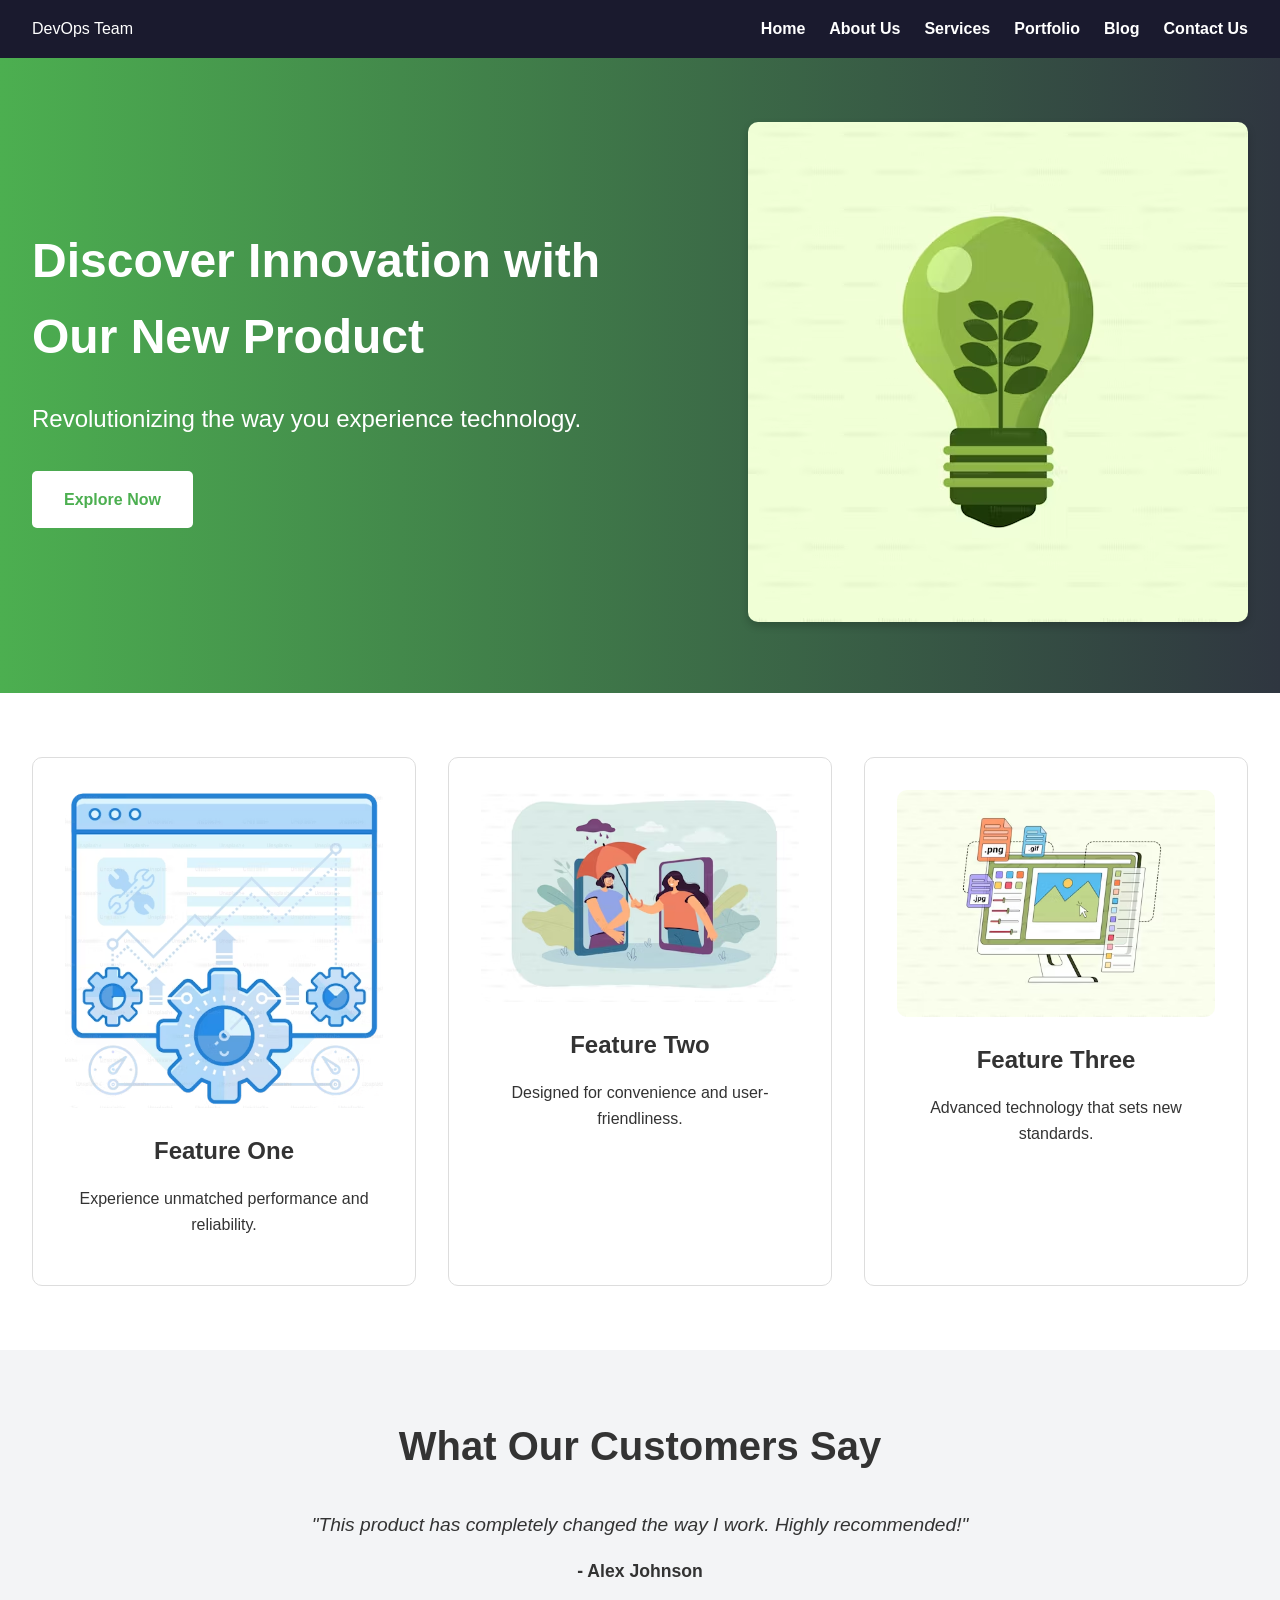
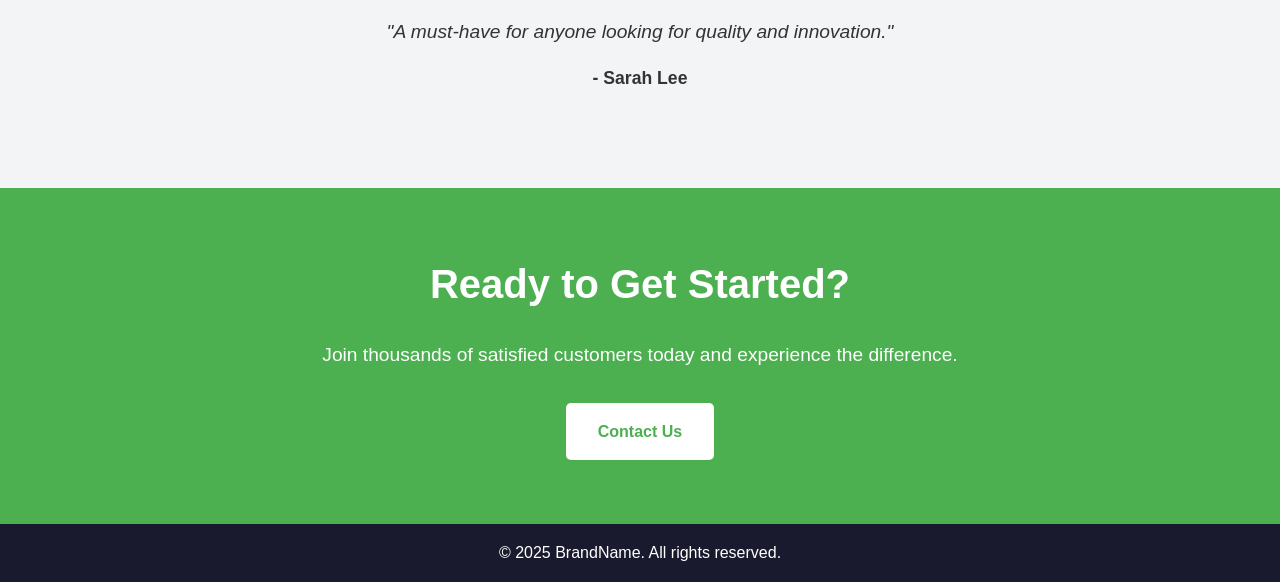
<file: src/index.html>
<!DOCTYPE html>
<html lang="en">
<head>
    <meta charset="UTF-8">
    <meta name="viewport" content="width=device-width, initial-scale=1.0">
    <title>Home | New Product</title>
    <link rel="stylesheet" href="../styles/index.css">
  
</head>
<body>
    <header class="header">
        <nav class="navbar">
            <div class="logo">DevOps Team</div>
            <ul class="nav-links">
                <li><a href="index.html">Home</a></li>
                <li><a href="about_us.html">About Us</a></li>
                <li><a href="service.html">Services</a></li>
                <li><a href="portfolio.html">Portfolio</a></li>
                <li><a href="blog.html">Blog</a></li>
                <li><a href="contact.html">Contact Us</a></li>
            </ul>
        </nav>
    </header>

    <main>
        <section class="hero">
            <div class="hero-content">
                <h1>Discover Innovation with Our New Product</h1>
                <p>Revolutionizing the way you experience technology.</p>
                <a href="" class="cta-button">Explore Now</a>
            </div>
            <div class="hero-image">
                <img src="../assets/hero-image.avif" alt="Innovative Product">
            </div>
        </section>

        <section class="features">
            <div class="feature">
                <img src="../assets/feature1.avif" alt="Feature 1">
                <h3>Feature One</h3>
                <p>Experience unmatched performance and reliability.</p>
            </div>
            <div class="feature">
                <img src="../assets/feature2.avif" alt="Feature 2">
                <h3>Feature Two</h3>
                <p>Designed for convenience and user-friendliness.</p>
            </div>
            <div class="feature">
                <img src="../assets/feature3.avif" alt="Feature 3">
                <h3>Feature Three</h3>
                <p>Advanced technology that sets new standards.</p>
            </div>
        </section>

        <section class="testimonials">
            <h2>What Our Customers Say</h2>
            <div class="testimonial">
                <p>"This product has completely changed the way I work. Highly recommended!"</p>
                <h4>- Alex Johnson</h4>
            </div>
            <div class="testimonial">
                <p>"A must-have for anyone looking for quality and innovation."</p>
                <h4>- Sarah Lee</h4>
            </div>
        </section>

        <section class="cta-section">
            <h2>Ready to Get Started?</h2>
            <p>Join thousands of satisfied customers today and experience the difference.</p>
            <a href="" class="cta-button">Contact Us</a>
        </section>
    </main>

    <footer class="footer">
        <p>&copy; 2025 BrandName. All rights reserved.</p>
    </footer>
</body>
</html>
</file>
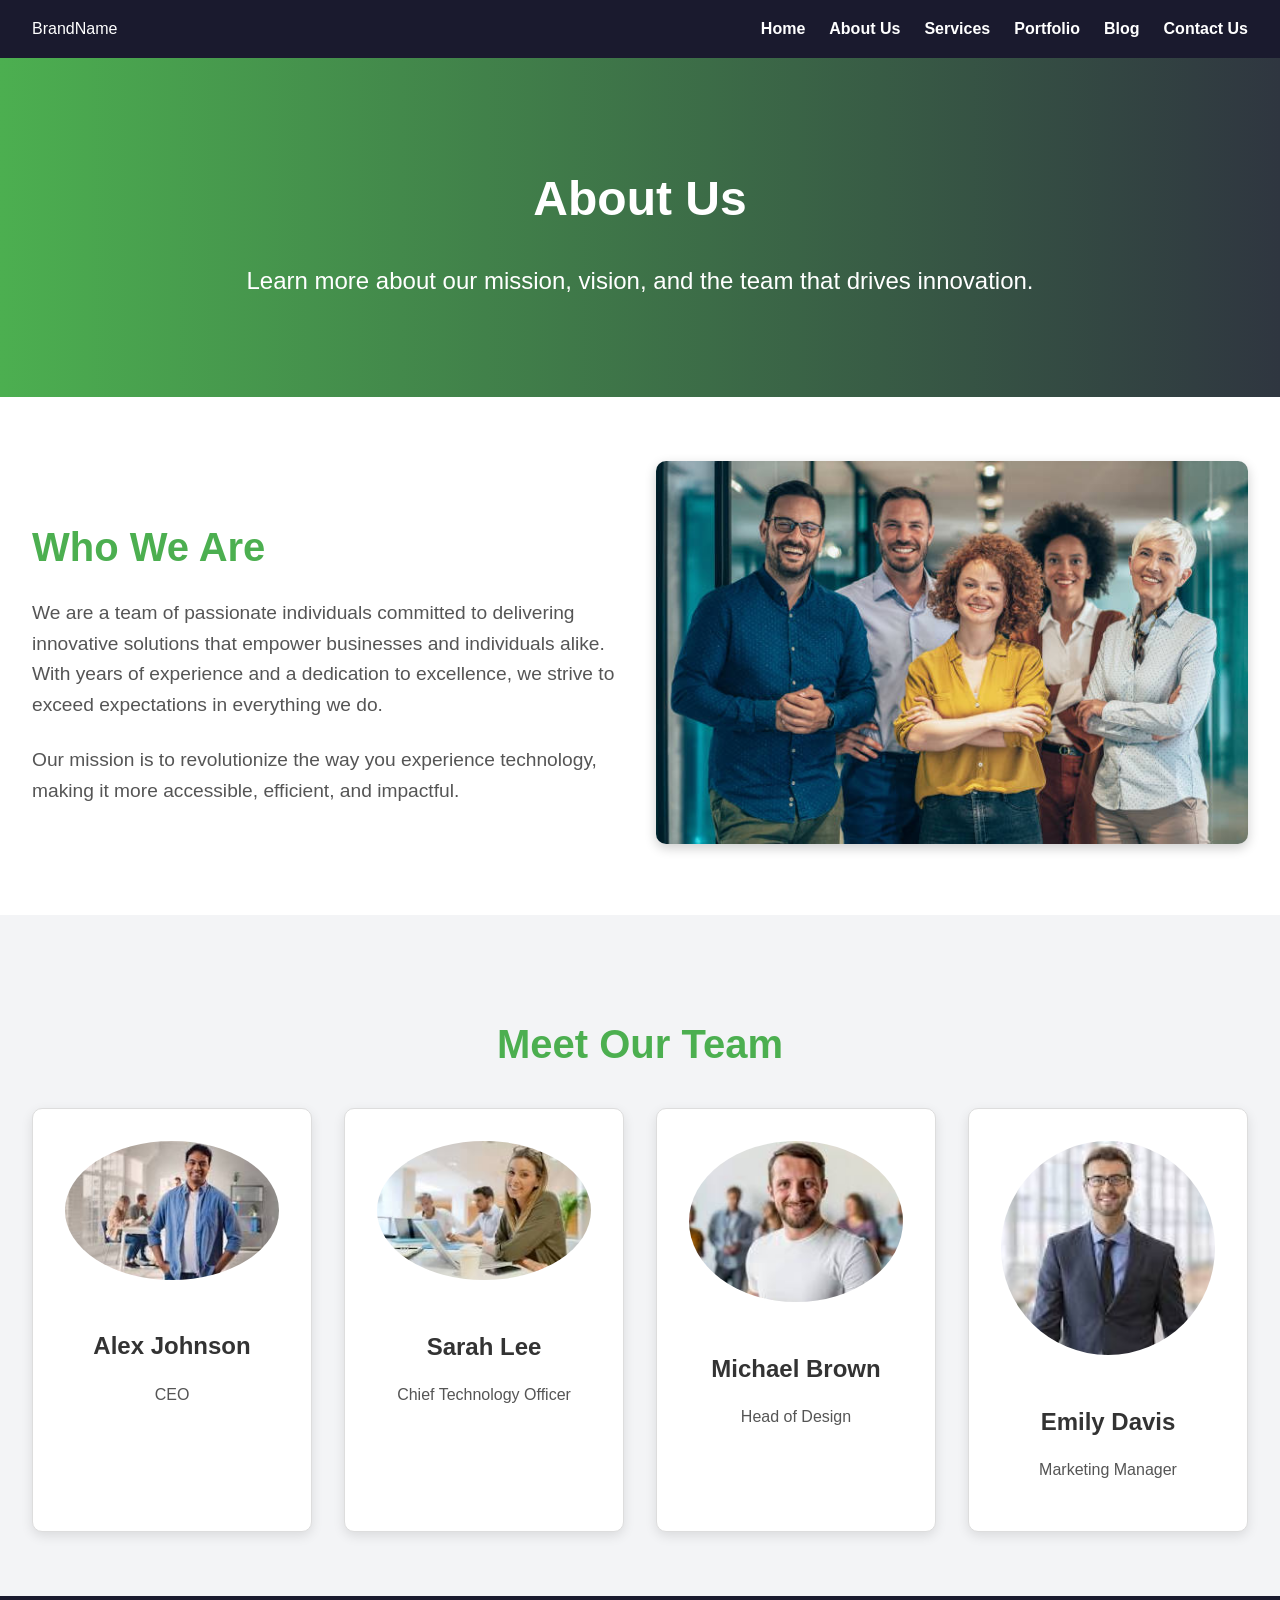
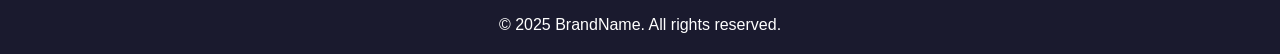
<file: src/about_us.html>
<!DOCTYPE html>
<html lang="en">
<head>
    <meta charset="UTF-8">
    <meta name="viewport" content="width=device-width, initial-scale=1.0">
    <title>About Us | BrandName</title>
    <link rel="stylesheet" href="../styles/about_us.css">
</head>
<body>
    <header class="header">
        <nav class="navbar">
            <div class="logo">BrandName</div>
            <ul class="nav-links">
                <li><a href="index.html">Home</a></li>
                <li><a href="about_us.html">About Us</a></li>
                <li><a href="servies.html">Services</a></li>
                <li><a href="portfolio.html">Portfolio</a></li>
                <li><a href="">Blog</a></li>
                <li><a href="">Contact Us</a></li>
            </ul>
        </nav>
    </header>

    <main>
        <section class="hero">
            <h1>About Us</h1>
            <p>Learn more about our mission, vision, and the team that drives innovation.</p>
        </section>

        <section class="about">
            <div class="about-text">
                <h2>Who We Are</h2>
                <p>We are a team of passionate individuals committed to delivering innovative solutions that empower businesses and individuals alike. With years of experience and a dedication to excellence, we strive to exceed expectations in everything we do.</p>
                <p>Our mission is to revolutionize the way you experience technology, making it more accessible, efficient, and impactful.</p>
            </div>
            <div class="about-image">
                <img src="../assets/about1.jpg" alt="Our Team">
            </div>
        </section>

        <section class="team">
            <h2>Meet Our Team</h2>
            <div class="team-members">
                <div class="team-member">
                    <img src="../assets/about2.jpeg" alt="Team Member 1">
                    <h3>Alex Johnson</h3>
                    <p>CEO</p>
                </div>
                <div class="team-member">
                    <img src="../assets/about4.jpeg" alt="Team Member 2">
                    <h3>Sarah Lee</h3>
                    <p>Chief Technology Officer</p>
                </div>
                <div class="team-member">
                    <img src="../assets/about3.jpeg" alt="Team Member 3">
                    <h3>Michael Brown</h3>
                    <p>Head of Design</p>
                </div>
                <div class="team-member">
                    <img src="../assets/about5.jpeg" alt="Team Member 4">
                    <h3>Emily Davis</h3>
                    <p>Marketing Manager</p>
                </div>
            </div>
        </section>
    </main>

    <footer class="footer">
        <p>&copy; 2025 BrandName. All rights reserved.</p>
    </footer>
</body>
</html>
</file>
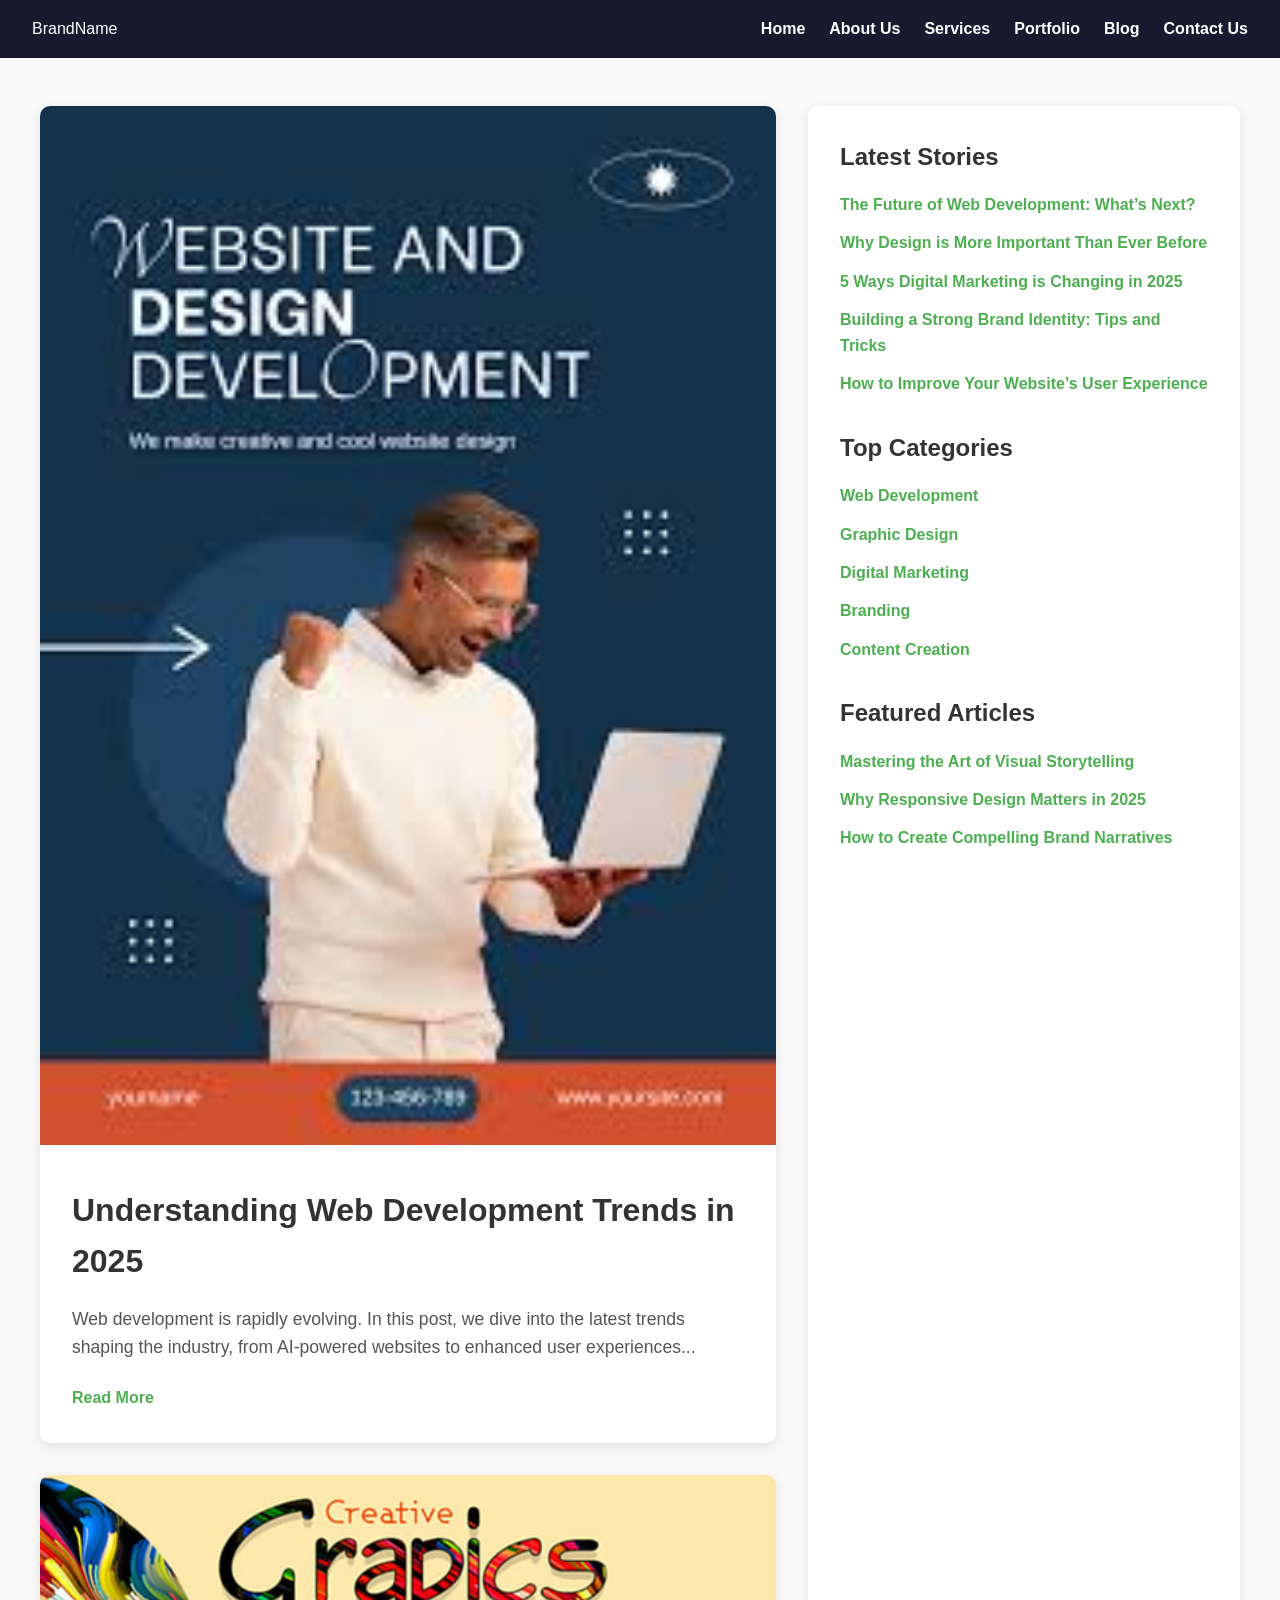
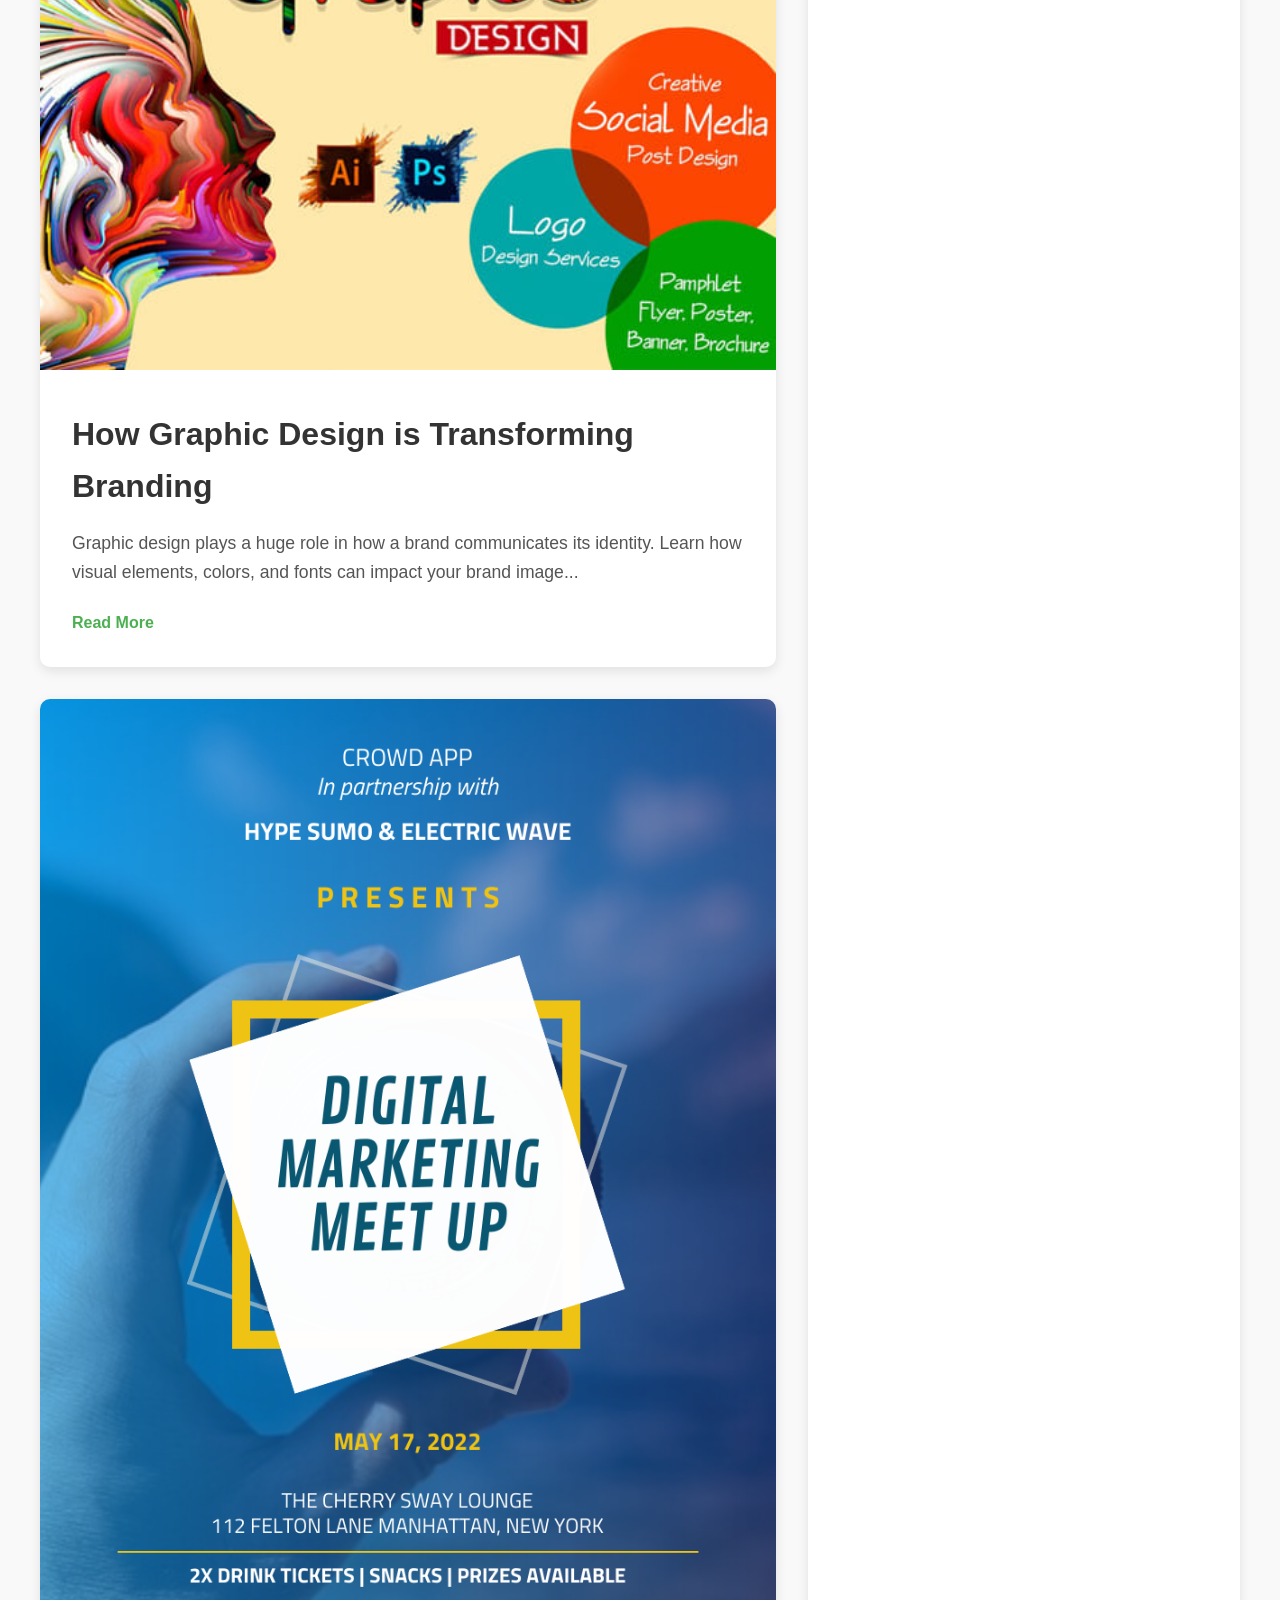
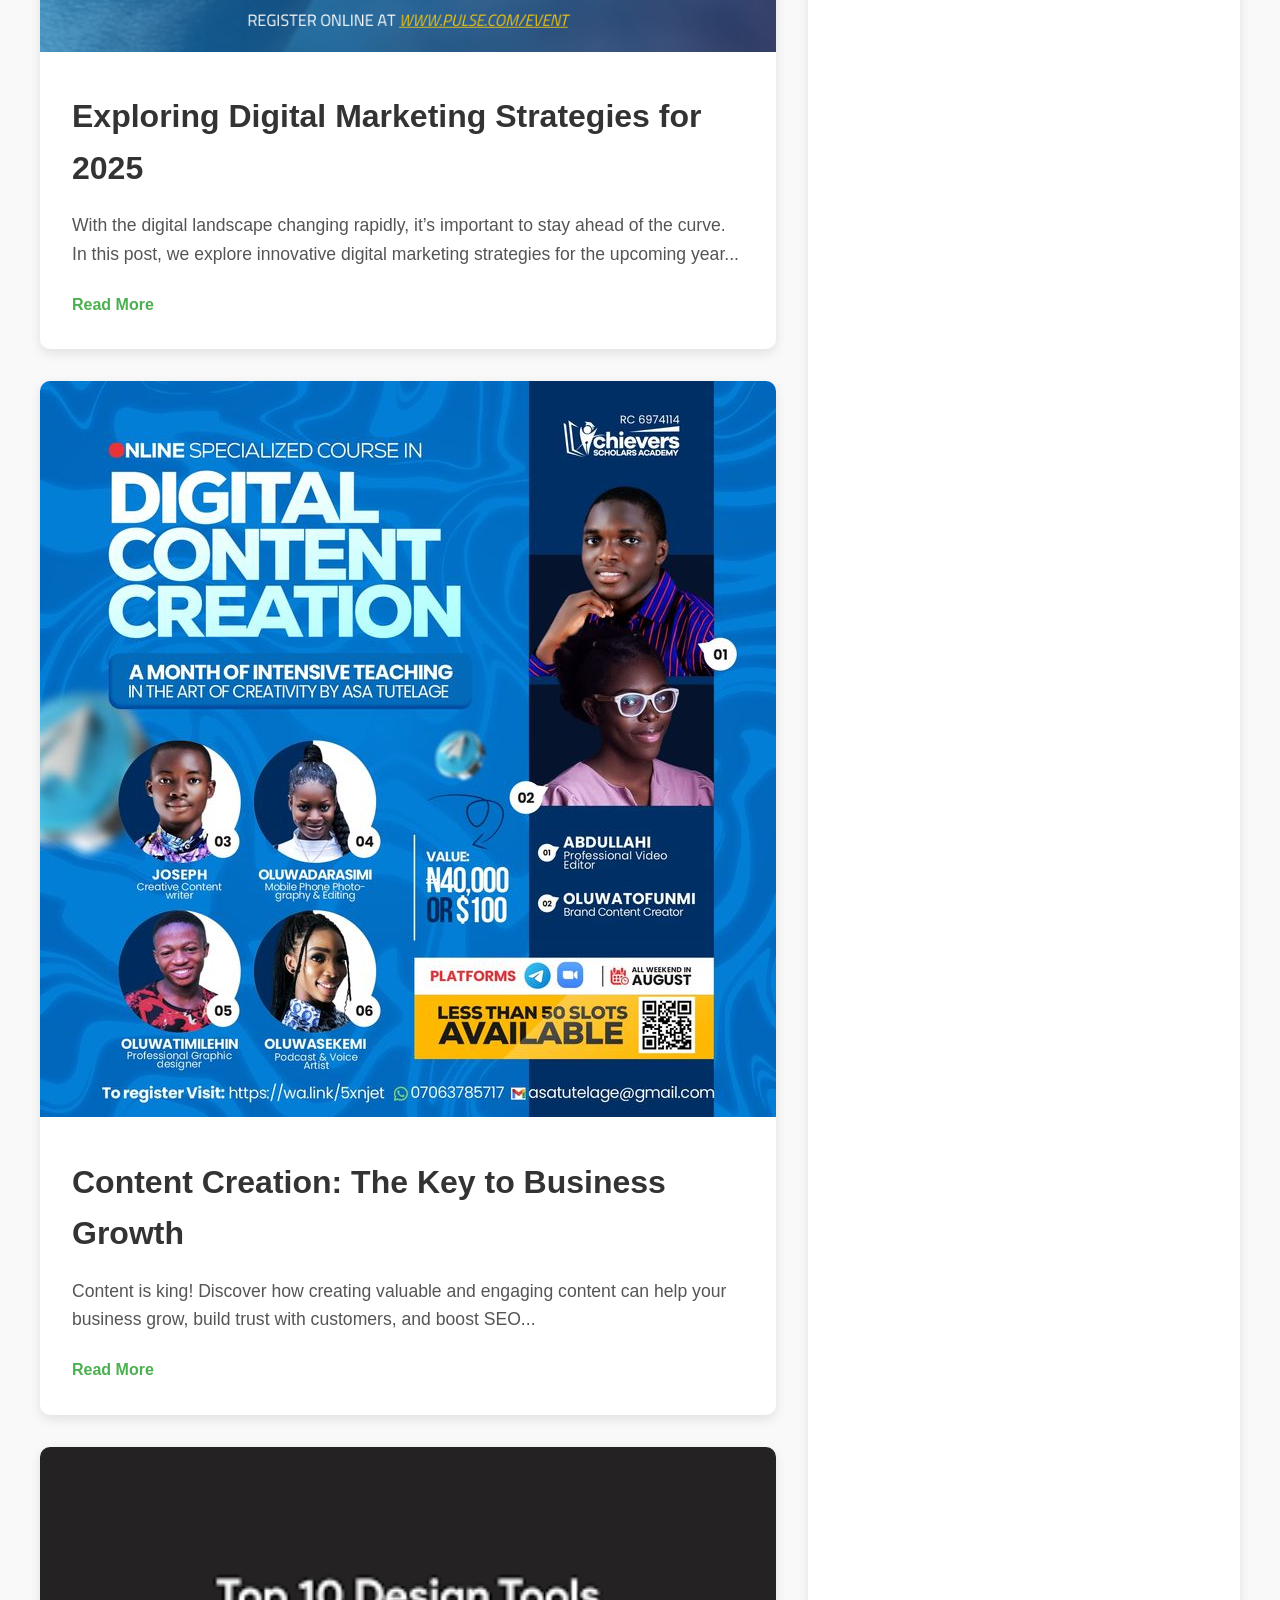
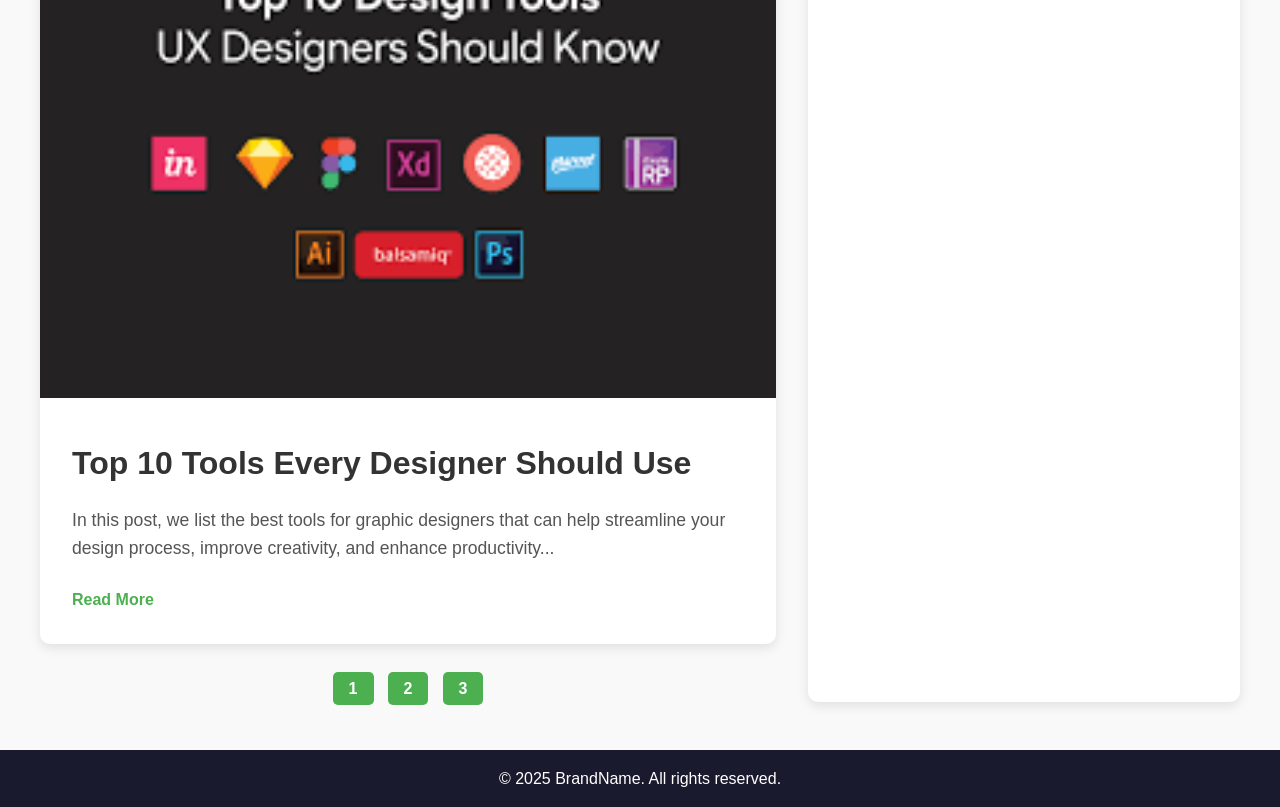
<file: src/blog.html>
<!DOCTYPE html>
<html lang="en">
<head>
    <meta charset="UTF-8">
    <meta name="viewport" content="width=device-width, initial-scale=1.0">
    <title>Blog | DevOps Team</title>
    <link rel="stylesheet" href="../styles/blog.css">

</head>
<body>

<header class="header">
    <nav class="navbar">
        <div class="logo">BrandName</div>
        <ul class="nav-links">
            <li><a href="index.html">Home</a></li>
            <li><a href="about_us.html">About Us</a></li>
            <li><a href="">Services</a></li>
            <li><a href="">Portfolio</a></li>
            <li><a href="blog.html">Blog</a></li>
            <li><a href="">Contact Us</a></li>
        </ul>
    </nav>
</header>

<main class="blog">
    <div class="blog-posts">
        <div class="blog-post">
            <img src="../assets/websitedev.jpeg" alt="Blog 1">
            <div class="blog-post-content">
                <h2>Understanding Web Development Trends in 2025</h2>
                <p>Web development is rapidly evolving. In this post, we dive into the latest trends shaping the industry, from AI-powered websites to enhanced user experiences...</p>
                <a href="#" class="read-more">Read More</a>
            </div>
        </div>
        <div class="blog-post">
            <img src="../assets/graphics.jpg" alt="Blog 2">
            <div class="blog-post-content">
                <h2>How Graphic Design is Transforming Branding</h2>
                <p>Graphic design plays a huge role in how a brand communicates its identity. Learn how visual elements, colors, and fonts can impact your brand image...</p>
                <a href="#" class="read-more">Read More</a>
            </div>
        </div>
        <div class="blog-post">
            <img src="../assets/digitalmarketing.png" alt="Blog 3">
            <div class="blog-post-content">
                <h2>Exploring Digital Marketing Strategies for 2025</h2>
                <p>With the digital landscape changing rapidly, it’s important to stay ahead of the curve. In this post, we explore innovative digital marketing strategies for the upcoming year...</p>
                <a href="#" class="read-more">Read More</a>
            </div>
        </div>

        <div class="blog-post">
            <img src="../assets/contentcreation.jpg" alt="Blog 4">
            <div class="blog-post-content">
                <h2>Content Creation: The Key to Business Growth</h2>
                <p>Content is king! Discover how creating valuable and engaging content can help your business grow, build trust with customers, and boost SEO...</p>
                <a href="#" class="read-more">Read More</a>
            </div>
        </div>

        <div class="blog-post">
            <img src="../assets/10tools.png" alt="Blog 5">
            <div class="blog-post-content">
                <h2>Top 10 Tools Every Designer Should Use</h2>
                <p>In this post, we list the best tools for graphic designers that can help streamline your design process, improve creativity, and enhance productivity...</p>
                <a href="#" class="read-more">Read More</a>
            </div>
        </div>

        <div class="pagination">
            <a href="#">1</a>
            <a href="#">2</a>
            <a href="#">3</a>
        </div>
    </div>

    <div class="sidebar">
        <div class="sidebar-section">
            <h4>Latest Stories</h4>
            <ul>
                <li><a href="#">The Future of Web Development: What’s Next?</a></li>
                <li><a href="#">Why Design is More Important Than Ever Before</a></li>
                <li><a href="#">5 Ways Digital Marketing is Changing in 2025</a></li>
                <li><a href="#">Building a Strong Brand Identity: Tips and Tricks</a></li>
                <li><a href="#">How to Improve Your Website’s User Experience</a></li>
            </ul>
        </div>

        <!-- Sidebar Story 2 -->
        <div class="sidebar-section">
            <h4>Top Categories</h4>
            <ul>
                <li><a href="#">Web Development</a></li>
                <li><a href="#">Graphic Design</a></li>
                <li><a href="#">Digital Marketing</a></li>
                <li><a href="#">Branding</a></li>
                <li><a href="#">Content Creation</a></li>
            </ul>
        </div>

        <!-- Sidebar Story 3 -->
        <div class="sidebar-section">
            <h4>Featured Articles</h4>
            <ul>
                <li><a href="#">Mastering the Art of Visual Storytelling</a></li>
                <li><a href="#">Why Responsive Design Matters in 2025</a></li>
                <li><a href="#">How to Create Compelling Brand Narratives</a></li>
            </ul>
        </div>
    </div>
</main>

<footer class="footer">
    <p>&copy; 2025 BrandName. All rights reserved.</p>
</footer>

</body>
</html>
</file>
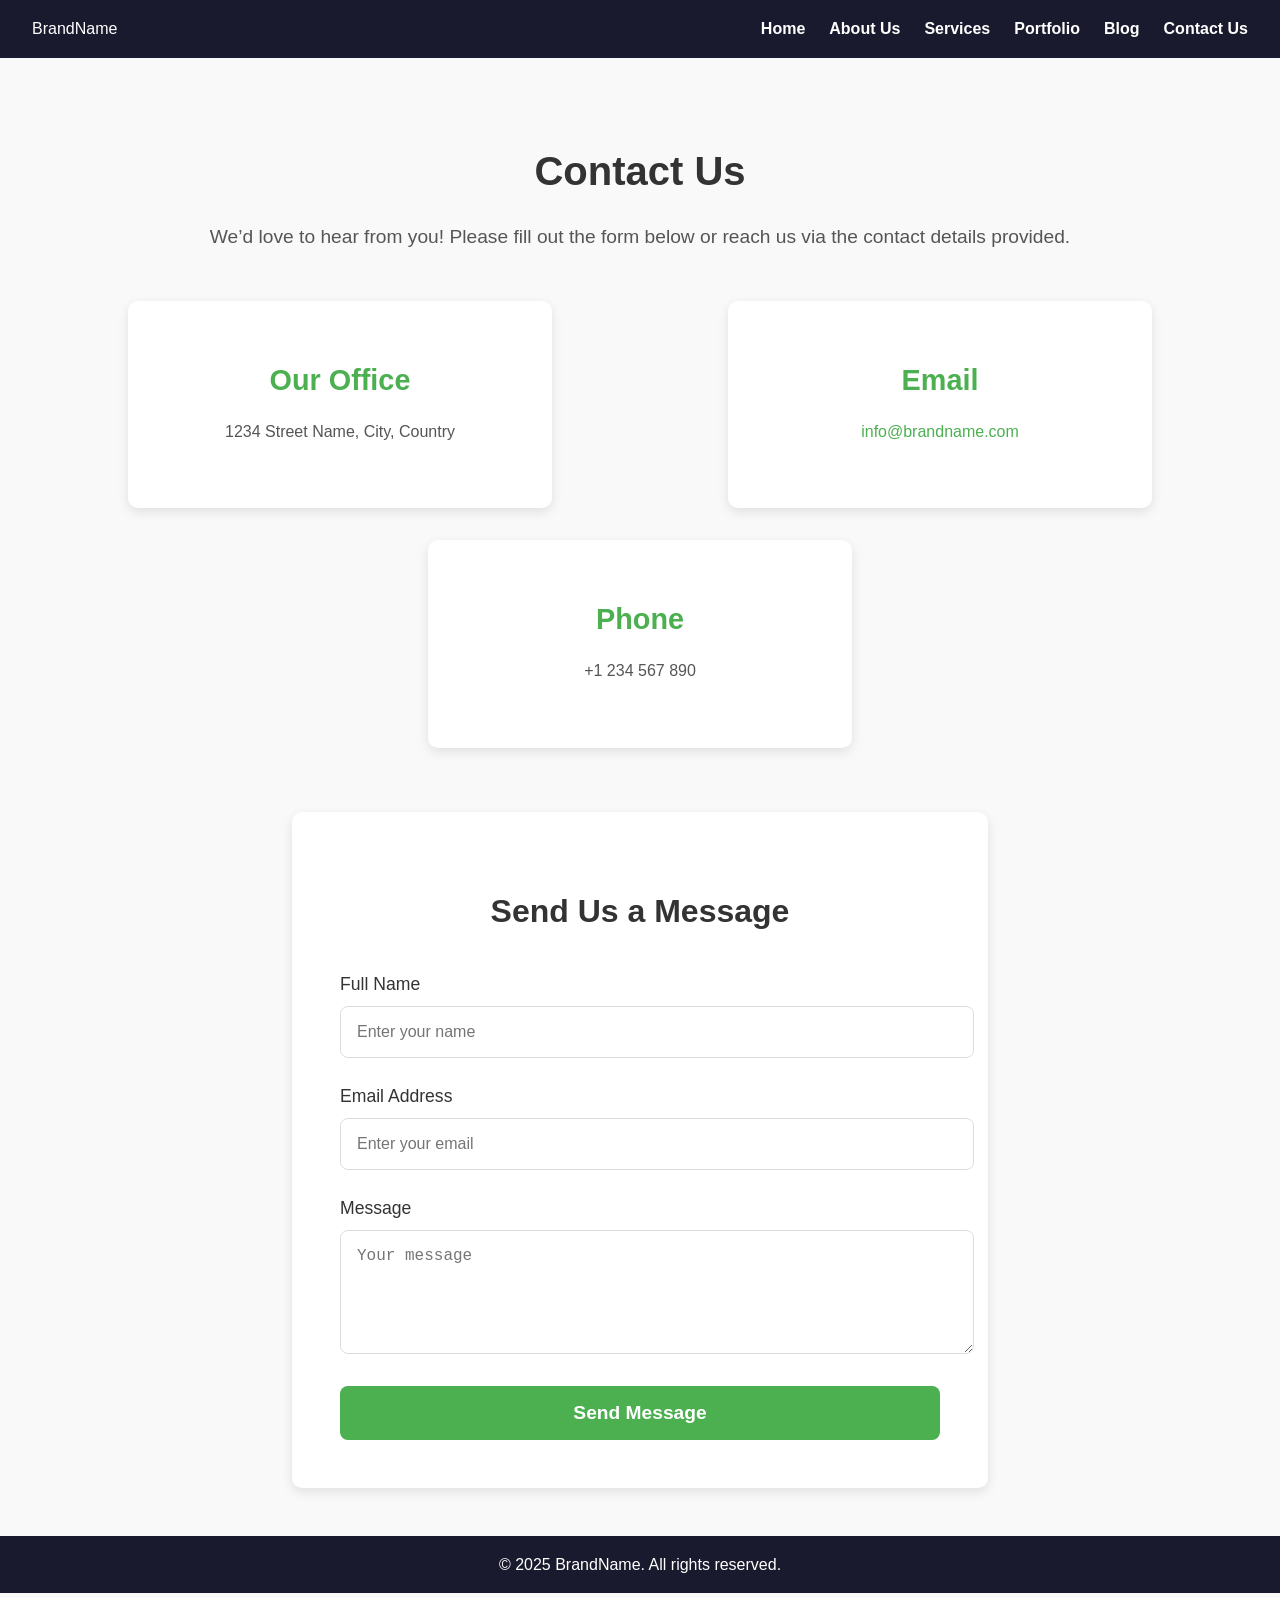
<file: src/contact.html>
<!DOCTYPE html>
<html lang="en">
<head>
    <meta charset="UTF-8">
    <meta name="viewport" content="width=device-width, initial-scale=1.0">
    <title>Contact Us | BrandName</title>
    <link rel="stylesheet" href="../styles/contact.css">

</head>
<body>

<header class="header">
    <nav class="navbar">
        <div class="logo">BrandName</div>
        <ul class="nav-links">
            <li><a href="index.html">Home</a></li>
            <li><a href="about_us.html">About Us</a></li>
            <li><a href="">Services</a></li>
            <li><a href="">Portfolio</a></li>
            <li><a href="blog.html">Blog</a></li>
            <li><a href="contact.html">Contact Us</a></li>
        </ul>
    </nav>
</header>

<main class="contact">
    <section class="contact-info">
        <h1>Contact Us</h1>
        <p>We’d love to hear from you! Please fill out the form below or reach us via the contact details provided.</p>

        <div class="contact-details">
            <div class="contact-item">
                <h2>Our Office</h2>
                <p>1234 Street Name, City, Country</p>
            </div>
            <div class="contact-item">
                <h2>Email</h2>
                <p><a href="mailto:info@brandname.com">info@brandname.com</a></p>
            </div>
            <div class="contact-item">
                <h2>Phone</h2>
                <p>+1 234 567 890</p>
            </div>
        </div>
    </section>

    <section class="contact-form">
        <h2>Send Us a Message</h2>
        <form action="submit_form.html" method="POST">
            <div class="form-group">
                <label for="name">Full Name</label>
                <input type="text" id="name" name="name" placeholder="Enter your name" required>
            </div>
            <div class="form-group">
                <label for="email">Email Address</label>
                <input type="email" id="email" name="email" placeholder="Enter your email" required>
            </div>
            <div class="form-group">
                <label for="message">Message</label>
                <textarea id="message" name="message" placeholder="Your message" rows="5" required></textarea>
            </div>
            <button type="submit" class="submit-btn">Send Message</button>
        </form>
    </section>
</main>

<footer class="footer">
    <p>&copy; 2025 BrandName. All rights reserved.</p>
</footer>

</body>
</html>
</file>
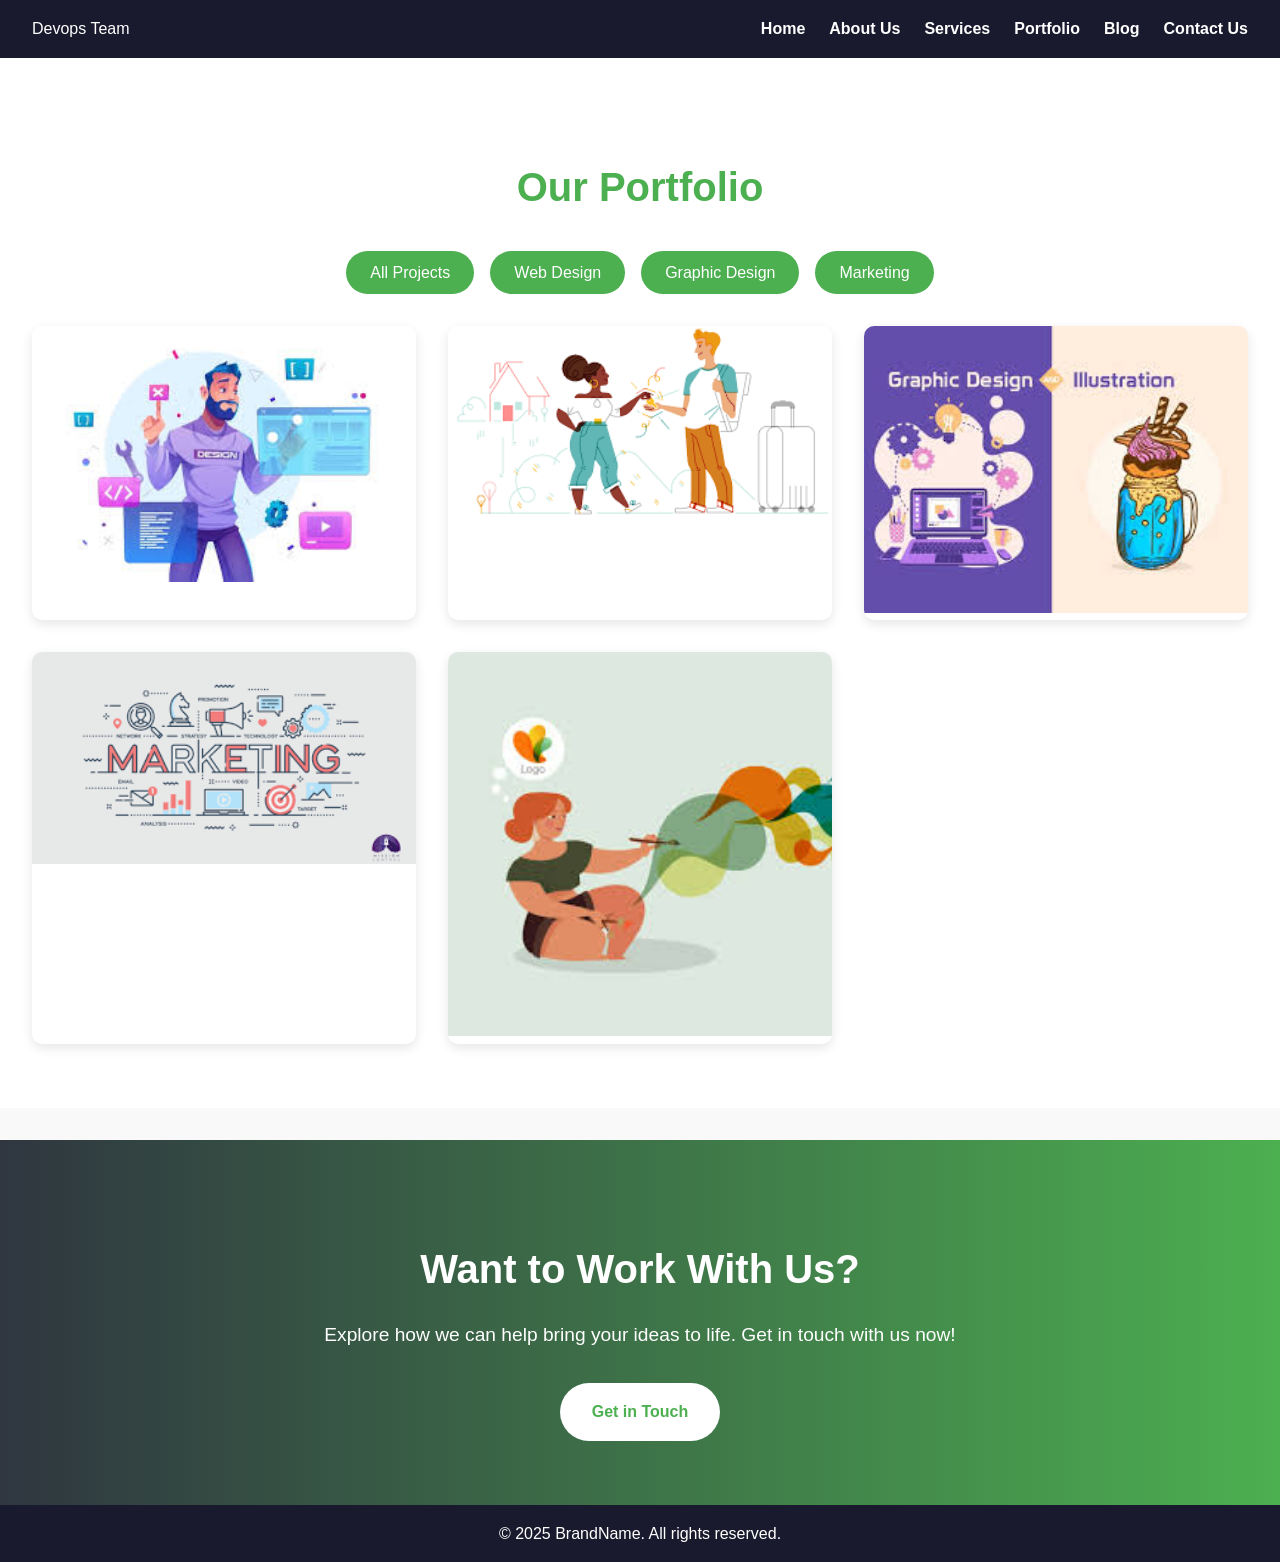
<file: src/portfolio.html>
<!DOCTYPE html>
<html lang="en">
<head>
    <meta charset="UTF-8">
    <meta name="viewport" content="width=device-width, initial-scale=1.0">
    <title>Portfolio | BrandName</title>
    <link rel="stylesheet" href="../styles/portfolio.css">
   
</head>
<body>
    <header class="header">
        <nav class="navbar">
            <div class="logo">Devops Team</div>
            <ul class="nav-links">
                <li><a href="index.html">Home</a></li>
                <li><a href="about_us.html">About Us</a></li>
                <li><a href="">Services</a></li>
                <li><a href="portfolio.html">Portfolio</a></li>
                <li><a href="blog.html">Blog</a></li>
                <li><a href="contact.html">Contact Us</a></li>
            </ul>
        </nav>
    </header>

    <main>
        <section class="portfolio">
            <h2>Our Portfolio</h2>

            <!-- Filter Buttons -->
            <div class="filter-buttons">
                <button>All Projects</button>
                <button>Web Design</button>
                <button>Graphic Design</button>
                <button>Marketing</button>
            </div>

            <div class="portfolio-grid">
                <!-- Portfolio Item 1 -->
                <div class="portfolio-item">
                    <img src="../assets/portfolio1.jpeg" alt="Project 1">
                    <div class="portfolio-overlay">
                        <div>
                            <h3>Project 1 Title</h3>
                            <p>A brief description of this web design project.</p>
                            <a href="#">View Details</a>
                        </div>
                    </div>
                </div>

                <!-- Portfolio Item 2 -->
                <div class="portfolio-item">
                    <img src="../assets/portfolio2.png" alt="Project 2">
                    <div class="portfolio-overlay">
                        <div>
                            <h3>Project 2 Title</h3>
                            <p>A brief description of this graphic design project.</p>
                            <a href="#">View Details</a>
                        </div>
                    </div>
                </div>

                <!-- Portfolio Item 3 -->
                <div class="portfolio-item">
                    <img src="../assets/portfolio3.jpeg" alt="Project 3">
                    <div class="portfolio-overlay">
                        <div>
                            <h3>Project 3 Title</h3>
                            <p>A brief description of this marketing project.</p>
                            <a href="#">View Details</a>
                        </div>
                    </div>
                </div>

                <!-- Portfolio Item 4 -->
                <div class="portfolio-item">
                    <img src="../assets/portfolio4.avif" alt="Project 4">
                    <div class="portfolio-overlay">
                        <div>
                            <h3>Project 4 Title</h3>
                            <p>A brief description of this branding project.</p>
                            <a href="#">View Details</a>
                        </div>
                    </div>
                </div>

                <!-- Portfolio Item 5 -->
                <div class="portfolio-item">
                    <img src="../assets/portfolio5.jpeg" alt="Project 5">
                    <div class="portfolio-overlay">
                        <div>
                            <h3>Project 5 Title</h3>
                            <p>A brief description of this logo design project.</p>
                            <a href="#">View Details</a>
                        </div>
                    </div>
                </div>
            </div>
        </section>

        <section class="cta">
            <h2>Want to Work With Us?</h2>
            <p>Explore how we can help bring your ideas to life. Get in touch with us now!</p>
            <a href="">Get in Touch</a>
        </section>
    </main>

    <footer class="footer">
        <p>&copy; 2025 BrandName. All rights reserved.</p>
    </footer>
</body>
</html>
</file>
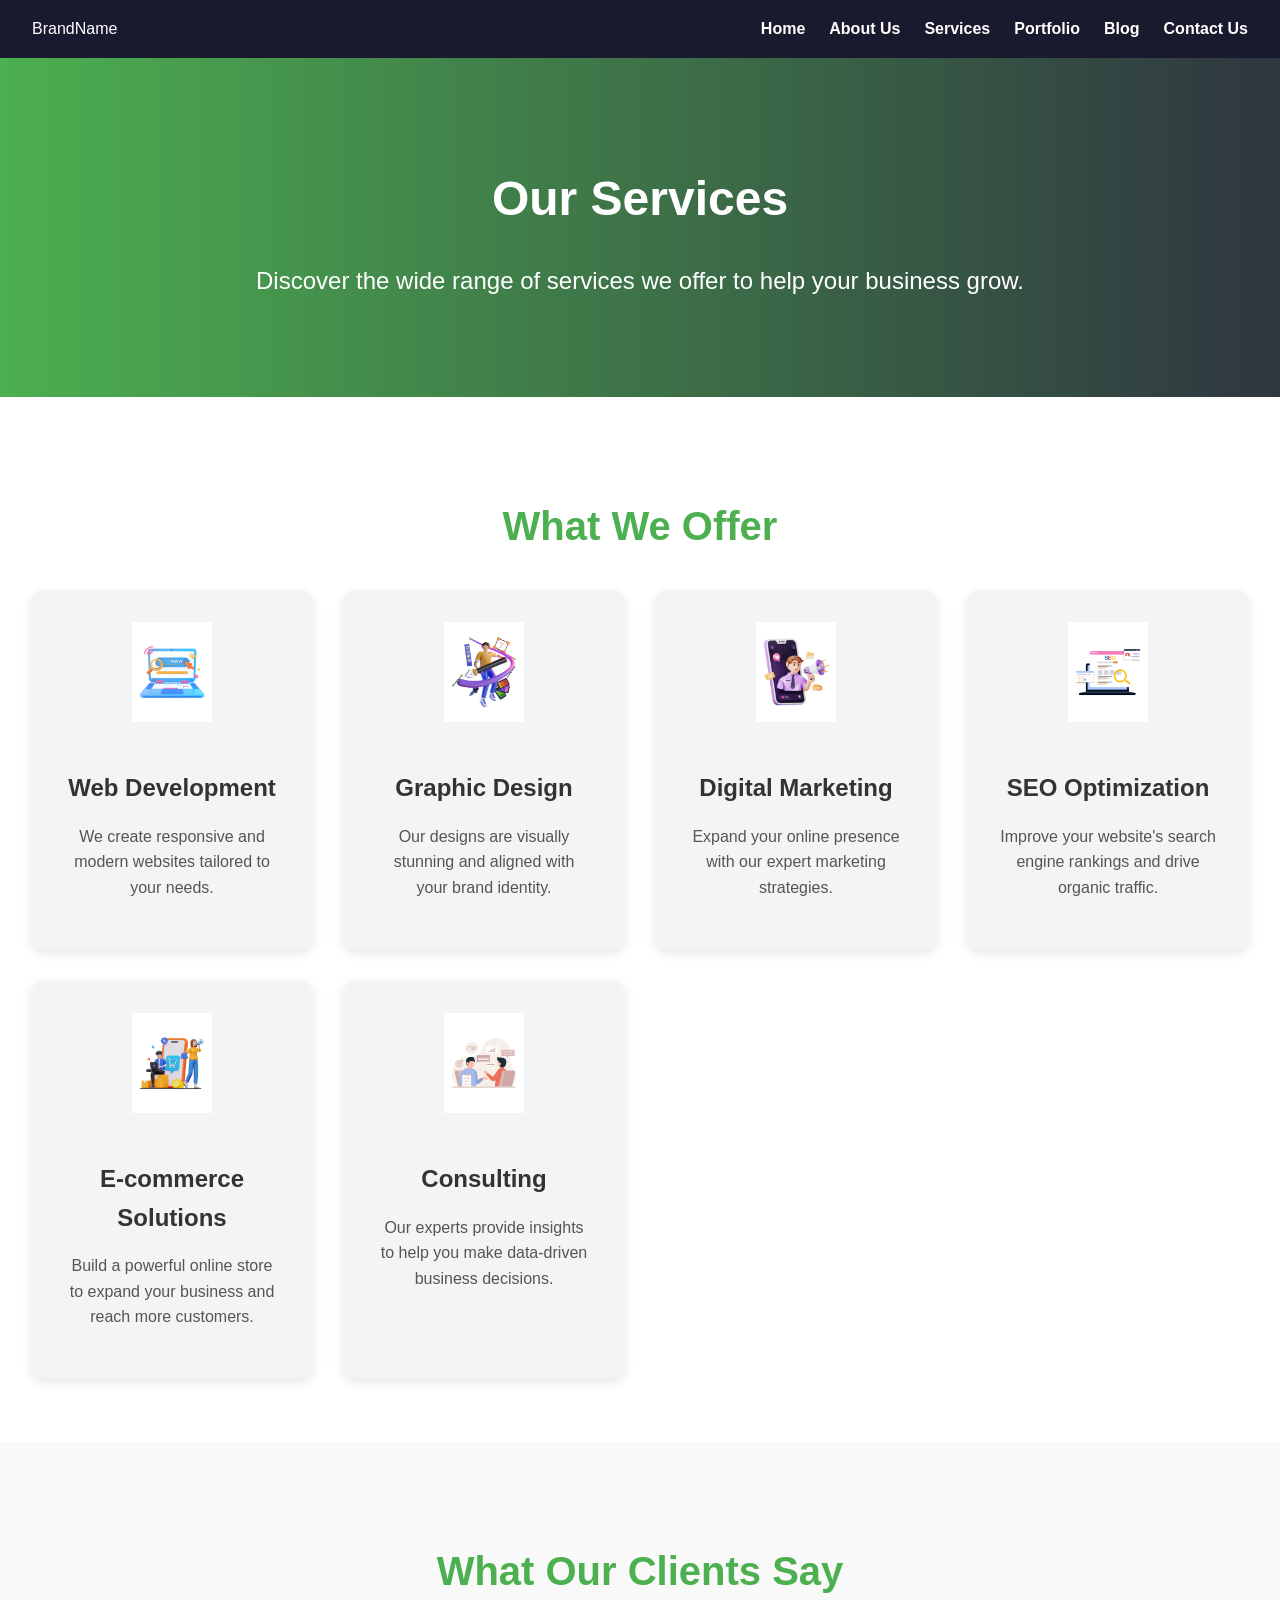
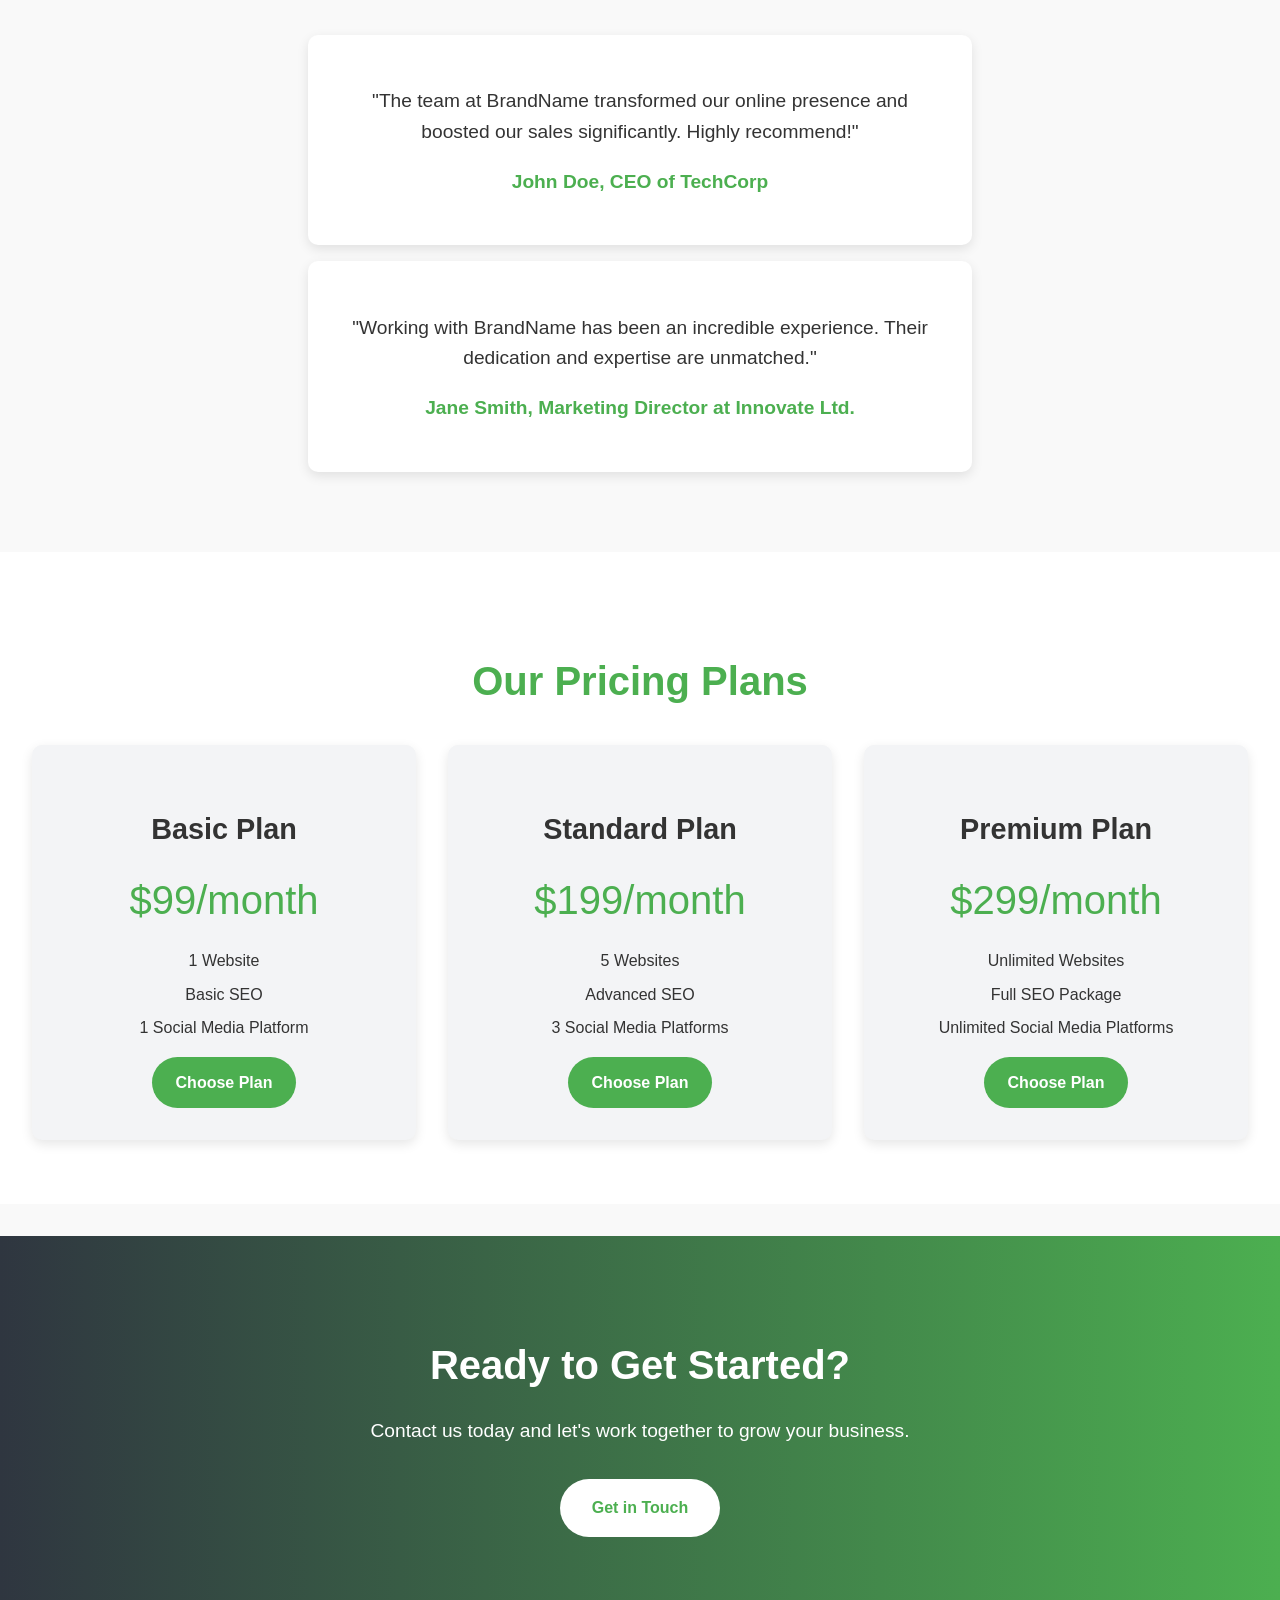
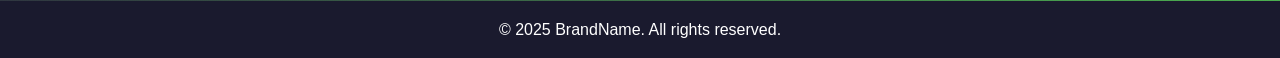
<file: src/service.html>
<!DOCTYPE html>
<html lang="en">
<head>
    <meta charset="UTF-8">
    <meta name="viewport" content="width=device-width, initial-scale=1.0">
    <title>Services | BrandName</title>
    <link rel="stylesheet" href="../styles/service.css">
    
</head>
<body>
    <header class="header">
        <nav class="navbar">
            <div class="logo">BrandName</div>
            <ul class="nav-links">
                <li><a href="index.html">Home</a></li>
                <li><a href="about_us.html">About Us</a></li>
                <li><a href="service.html">Services</a></li>
                <li><a href="portfolio.html">Portfolio</a></li>
                <li><a href="blog.html">Blog</a></li>
                <li><a href="contact.html">Contact Us</a></li>
            </ul>
        </nav>
    </header>

    <main>
        <section class="hero">
            <h1>Our Services</h1>
            <p>Discover the wide range of services we offer to help your business grow.</p>
        </section>

        <section class="services">
            <h2>What We Offer</h2>
            <div class="services-grid">
                <div class="service-item">
                    <img src="../assets/service1.png" alt="Service 1">
                    <h3>Web Development</h3>
                    <p>We create responsive and modern websites tailored to your needs.</p>
                </div>
                <div class="service-item">
                    <img src="../assets/service2.png" alt="Service 2">
                    <h3>Graphic Design</h3>
                    <p>Our designs are visually stunning and aligned with your brand identity.</p>
                </div>
                <div class="service-item">
                    <img src="../assets/service3.png" alt="Service 3">
                    <h3>Digital Marketing</h3>
                    <p>Expand your online presence with our expert marketing strategies.</p>
                </div>
                <div class="service-item">
                    <img src="../assets/service4.png" alt="Service 4">
                    <h3>SEO Optimization</h3>
                    <p>Improve your website's search engine rankings and drive organic traffic.</p>
                </div>
                <div class="service-item">
                    <img src="../assets/service5.png" alt="Service 5">
                    <h3>E-commerce Solutions</h3>
                    <p>Build a powerful online store to expand your business and reach more customers.</p>
                </div>
                <div class="service-item">
                    <img src="../assets/service6.png" alt="Service 6">
                    <h3>Consulting</h3>
                    <p>Our experts provide insights to help you make data-driven business decisions.</p>
                </div>
            </div>
        </section>

        <section class="testimonials">
            <h2>What Our Clients Say</h2>
            <div class="testimonial">
                <p>"The team at BrandName transformed our online presence and boosted our sales significantly. Highly recommend!"</p>
                <p class="author">John Doe, CEO of TechCorp</p>
            </div>
            <div class="testimonial">
                <p>"Working with BrandName has been an incredible experience. Their dedication and expertise are unmatched."</p>
                <p class="author">Jane Smith, Marketing Director at Innovate Ltd.</p>
            </div>
        </section>

        <section class="pricing">
            <h2>Our Pricing Plans</h2>
            <div class="pricing-grid">
                <div class="pricing-plan">
                    <h3>Basic Plan</h3>
                    <div class="price">$99/month</div>
                    <ul>
                        <li>1 Website</li>
                        <li>Basic SEO</li>
                        <li>1 Social Media Platform</li>
                    </ul>
                    <a href="#">Choose Plan</a>
                </div>
                <div class="pricing-plan">
                    <h3>Standard Plan</h3>
                    <div class="price">$199/month</div>
                    <ul>
                        <li>5 Websites</li>
                        <li>Advanced SEO</li>
                        <li>3 Social Media Platforms</li>
                    </ul>
                    <a href="#">Choose Plan</a>
                </div>
                <div class="pricing-plan">
                    <h3>Premium Plan</h3>
                    <div class="price">$299/month</div>
                    <ul>
                        <li>Unlimited Websites</li>
                        <li>Full SEO Package</li>
                        <li>Unlimited Social Media Platforms</li>
                    </ul>
                    <a href="#">Choose Plan</a>
                </div>
            </div>
        </section>

        <section class="cta">
            <h2>Ready to Get Started?</h2>
            <p>Contact us today and let's work together to grow your business.</p>
            <a href="contact.html">Get in Touch</a>
        </section>
    </main>

    <footer class="footer">
        <p>&copy; 2025 BrandName. All rights reserved.</p>
    </footer>
</body>
</html>
</file>
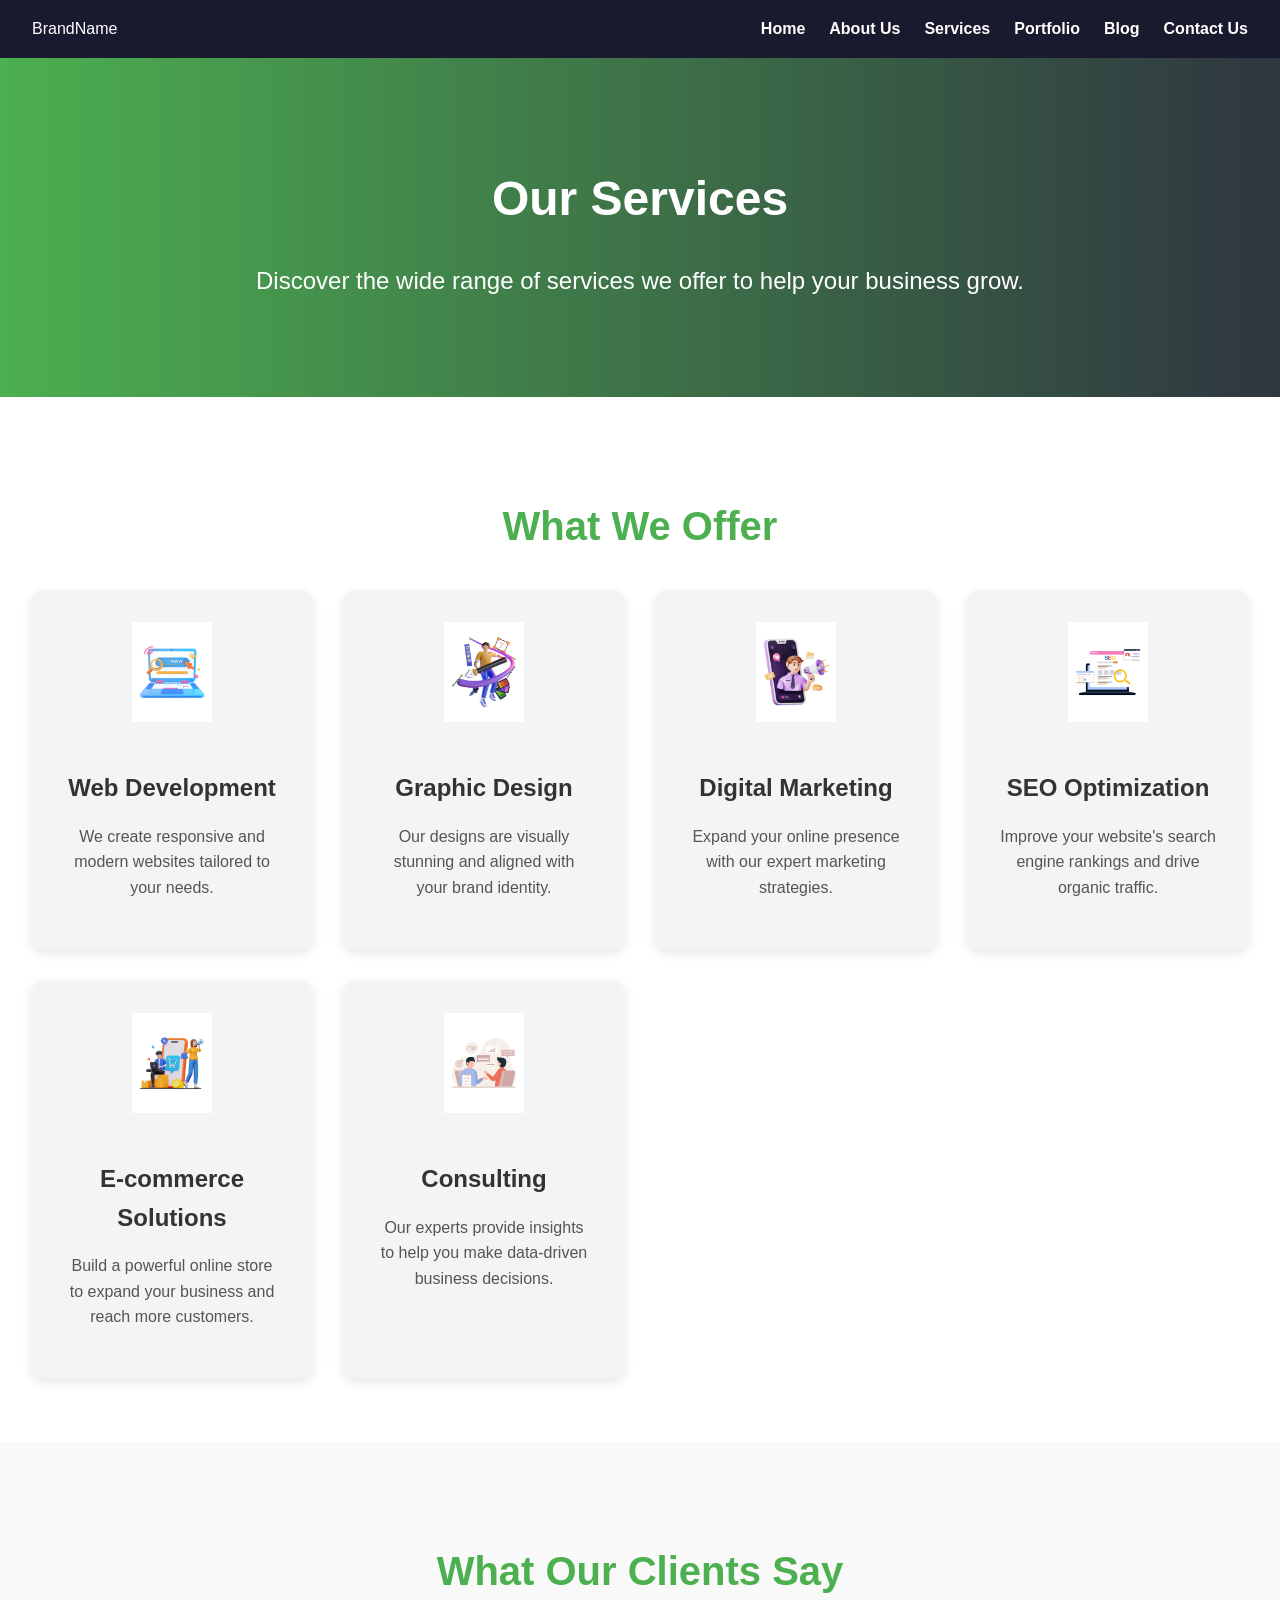
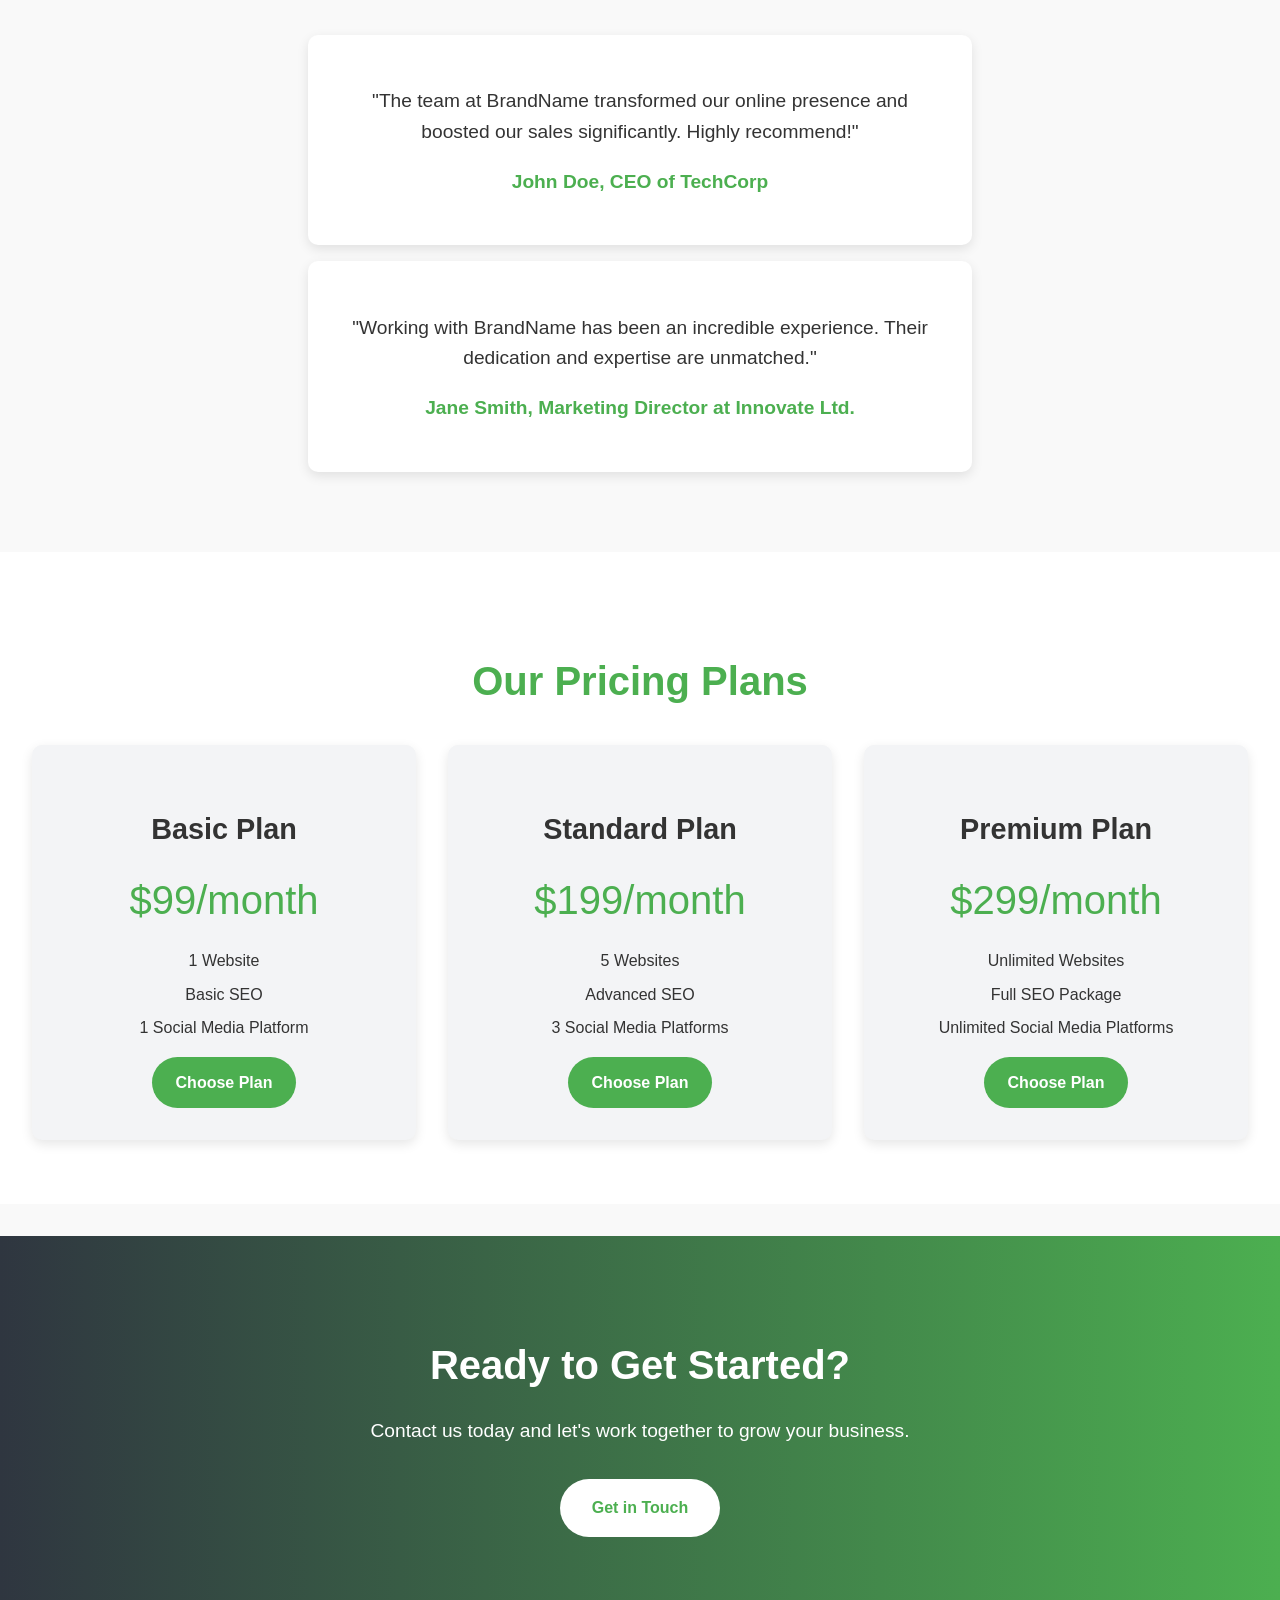
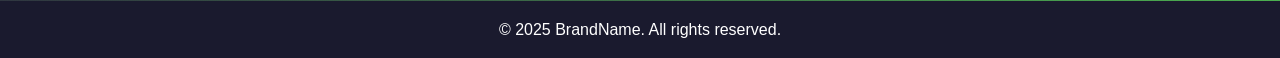
<file: src/servies.html>
<!DOCTYPE html>
<html lang="en">
<head>
    <meta charset="UTF-8">
    <meta name="viewport" content="width=device-width, initial-scale=1.0">
    <title>Services | BrandName</title>
    <link rel="stylesheet" href="../styles/service.css">
    
</head>
<body>
    <header class="header">
        <nav class="navbar">
            <div class="logo">BrandName</div>
            <ul class="nav-links">
                <li><a href="index.html">Home</a></li>
                <li><a href="about_us.html">About Us</a></li>
                <li><a href="servies.html">Services</a></li>
                <li><a href="portfolio.html">Portfolio</a></li>
                <li><a href="">Blog</a></li>
                <li><a href="">Contact Us</a></li>
            </ul>
        </nav>
    </header>

    <main>
        <section class="hero">
            <h1>Our Services</h1>
            <p>Discover the wide range of services we offer to help your business grow.</p>
        </section>

        <section class="services">
            <h2>What We Offer</h2>
            <div class="services-grid">
                <div class="service-item">
                    <img src="../assets/service1.png" alt="Service 1">
                    <h3>Web Development</h3>
                    <p>We create responsive and modern websites tailored to your needs.</p>
                </div>
                <div class="service-item">
                    <img src="../assets/service2.png" alt="Service 2">
                    <h3>Graphic Design</h3>
                    <p>Our designs are visually stunning and aligned with your brand identity.</p>
                </div>
                <div class="service-item">
                    <img src="../assets/service3.png" alt="Service 3">
                    <h3>Digital Marketing</h3>
                    <p>Expand your online presence with our expert marketing strategies.</p>
                </div>
                <div class="service-item">
                    <img src="../assets/service4.png" alt="Service 4">
                    <h3>SEO Optimization</h3>
                    <p>Improve your website's search engine rankings and drive organic traffic.</p>
                </div>
                <div class="service-item">
                    <img src="../assets/service5.png" alt="Service 5">
                    <h3>E-commerce Solutions</h3>
                    <p>Build a powerful online store to expand your business and reach more customers.</p>
                </div>
                <div class="service-item">
                    <img src="../assets/service6.png" alt="Service 6">
                    <h3>Consulting</h3>
                    <p>Our experts provide insights to help you make data-driven business decisions.</p>
                </div>
            </div>
        </section>

        <section class="testimonials">
            <h2>What Our Clients Say</h2>
            <div class="testimonial">
                <p>"The team at BrandName transformed our online presence and boosted our sales significantly. Highly recommend!"</p>
                <p class="author">John Doe, CEO of TechCorp</p>
            </div>
            <div class="testimonial">
                <p>"Working with BrandName has been an incredible experience. Their dedication and expertise are unmatched."</p>
                <p class="author">Jane Smith, Marketing Director at Innovate Ltd.</p>
            </div>
        </section>

        <section class="pricing">
            <h2>Our Pricing Plans</h2>
            <div class="pricing-grid">
                <div class="pricing-plan">
                    <h3>Basic Plan</h3>
                    <div class="price">$99/month</div>
                    <ul>
                        <li>1 Website</li>
                        <li>Basic SEO</li>
                        <li>1 Social Media Platform</li>
                    </ul>
                    <a href="#">Choose Plan</a>
                </div>
                <div class="pricing-plan">
                    <h3>Standard Plan</h3>
                    <div class="price">$199/month</div>
                    <ul>
                        <li>5 Websites</li>
                        <li>Advanced SEO</li>
                        <li>3 Social Media Platforms</li>
                    </ul>
                    <a href="#">Choose Plan</a>
                </div>
                <div class="pricing-plan">
                    <h3>Premium Plan</h3>
                    <div class="price">$299/month</div>
                    <ul>
                        <li>Unlimited Websites</li>
                        <li>Full SEO Package</li>
                        <li>Unlimited Social Media Platforms</li>
                    </ul>
                    <a href="#">Choose Plan</a>
                </div>
            </div>
        </section>

        <section class="cta">
            <h2>Ready to Get Started?</h2>
            <p>Contact us today and let's work together to grow your business.</p>
            <a href="contact.html">Get in Touch</a>
        </section>
    </main>

    <footer class="footer">
        <p>&copy; 2025 BrandName. All rights reserved.</p>
    </footer>
</body>
</html>
</file>
<file: styles/index.css>
/* General Reset */ 
        body {
            margin: 0;
            font-family: poppins, sans-serif;
            line-height: 1.6;
            color: #333;
            background-color: #f9f9f9;
        }
        
        h1, h2, h3, h4 {
            margin: 0;
        }
        
        /* Header */
        .header {
            background-color: #1a1a2e;
            color: #fff;
            padding: 1rem 2rem;
            position: sticky;
            top: 0;
            z-index: 1000;
        }
        
        .navbar {
            display: flex;
            justify-content: space-between;
            align-items: center;
        }
        
        .nav-links {
            list-style: none;
            display: flex;
            gap: 1.5rem;
            margin: 0;
            padding: 0;
        }
        
        .nav-links a {
            color: #fff;
            text-decoration: none;
            font-weight: bold;
            transition: color 0.3s ease;
        }
        
        .nav-links a:hover {
            color: #4caf50;
        }
        
        /* Hero Section */
        .hero {
            display: flex;
            align-items: center;
            justify-content: space-between;
            padding: 4rem 2rem;
            background: linear-gradient(to right, #4caf50, #2f3640);
            color: #fff;
        }
        
        .hero-content {
            max-width: 50%;
        }
        
        .hero-content h1 {
            font-size: 3rem;
            margin-bottom: 1rem;
        }
        
        .hero-content p {
            font-size: 1.5rem;
            margin-bottom: 2rem;
        }
        
        .cta-button {
            display: inline-block;
            padding: 1rem 2rem;
            background-color: #fff;
            color: #4caf50;
            text-decoration: none;
            border-radius: 5px;
            font-weight: bold;
            transition: background-color 0.3s ease;
        }
        
        .cta-button:hover {
            background-color: #ddd;
        }
        
        .hero-image img {
            max-width: 100%;
            border-radius: 10px;
            box-shadow: 0 4px 8px rgba(0, 0, 0, 0.2);
        }
        
        /* Features Section */
        .features {
            display: grid;
            grid-template-columns: repeat(auto-fit, minmax(300px, 1fr));
            gap: 2rem;
            padding: 4rem 2rem;
            background-color: #fff;
        }
        
        .feature {
            text-align: center;
            padding: 2rem;
            border: 1px solid #ddd;
            border-radius: 10px;
            transition: transform 0.3s ease, box-shadow 0.3s ease;
        }
        
        .feature:hover {
            transform: translateY(-5px);
            box-shadow: 0 4px 12px rgba(0, 0, 0, 0.2);
        }
        
        .feature img {
            width: 100%;
            border-radius: 10px;
            margin-bottom: 1rem;
        }
        
        .feature h3 {
            font-size: 1.5rem;
            margin-bottom: 0.5rem;
        }
        
        /* Testimonials Section */
        .testimonials {
            background-color: #f3f4f6;
            padding: 4rem 2rem;
            text-align: center;
        }
        
        .testimonials h2 {
            font-size: 2.5rem;
            margin-bottom: 2rem;
        }
        
        .testimonial {
            margin-bottom: 2rem;
        }
        
        .testimonial p {
            font-size: 1.2rem;
            font-style: italic;
            margin-bottom: 1rem;
        }
        
        .testimonial h4 {
            font-size: 1.1rem;
            font-weight: bold;
        }
        
        /* Call-to-Action Section */
        .cta-section {
            text-align: center;
            padding: 4rem 2rem;
            background-color: #4caf50;
            color: #fff;
        }
        
        .cta-section h2 {
            font-size: 2.5rem;
            margin-bottom: 1.5rem;
        }
        
        .cta-section p {
            font-size: 1.2rem;
            margin-bottom: 2rem;
        }
        
        .cta-section .cta-button {
            background-color: #fff;
            color: #4caf50;
        }
        
        .cta-section .cta-button:hover {
            background-color: #ddd;
        }
        
        /* Footer */
        .footer {
            background-color: #1a1a2e;
            color: #fff;
            text-align: center;
            padding: 1rem 0;
        }
        
        .footer p {
            margin: 0;
        }
</file>
<file: styles/about_us.css>
/* General Reset */ 
        body {
            margin: 0;
            font-family: poppins, sans-serif;
            line-height: 1.6;
            color: #333;
            background-color: #f9f9f9;
        }
        
        /* Header */
        .header {
            background-color: #1a1a2e;
            color: #fff;
            padding: 1rem 2rem;
            position: sticky;
            top: 0;
            z-index: 1000;
        }
        
        .navbar {
            display: flex;
            justify-content: space-between;
            align-items: center;
        }
        
        .nav-links {
            list-style: none;
            display: flex;
            gap: 1.5rem;
            margin: 0;
            padding: 0;
        }
        
        .nav-links a {
            color: #fff;
            text-decoration: none;
            font-weight: bold;
            transition: color 0.3s ease;
        }
        
        .nav-links a:hover {
            color: #4caf50;
        }
        
        /* Hero Section */
        .hero {
            padding: 4rem 2rem;
            background: linear-gradient(to right, #4caf50, #2f3640);
            color: #fff;
            text-align: center;
        }
        
        .hero h1 {
            font-size: 3rem;
            margin-bottom: 1rem;
        }
        
        .hero p {
            font-size: 1.5rem;
            margin-bottom: 2rem;
        }
        
        /* About Section */
        .about {
            padding: 4rem 2rem;
            background-color: #fff;
            display: flex;
            flex-wrap: wrap;
            gap: 2rem;
            align-items: center;
        }
        
        .about-text {
            flex: 1;
            min-width: 300px;
        }
        
        .about-text h2 {
            font-size: 2.5rem;
            margin-bottom: 1rem;
            color: #4caf50;
        }
        
        .about-text p {
            font-size: 1.2rem;
            margin-bottom: 1.5rem;
            color: #555;
        }
        
        .about-image {
            flex: 1;
            min-width: 300px;
        }
        
        .about-image img {
            width: 100%;
            border-radius: 10px;
            box-shadow: 0 4px 12px rgba(0, 0, 0, 0.2);
        }
        
        /* Team Section */
        .team {
            padding: 4rem 2rem;
            background-color: #f3f4f6;
            text-align: center;
        }
        
        .team h2 {
            font-size: 2.5rem;
            margin-bottom: 2rem;
            color: #4caf50;
        }
        
        .team-members {
            display: grid;
            grid-template-columns: repeat(auto-fit, minmax(250px, 1fr));
            gap: 2rem;
        }
        
        .team-member {
            background-color: #fff;
            border: 1px solid #ddd;
            border-radius: 10px;
            padding: 2rem;
            box-shadow: 0 4px 12px rgba(0, 0, 0, 0.1);
            transition: transform 0.3s ease;
        }
        
        .team-member:hover {
            transform: translateY(-5px);
            box-shadow: 0 6px 15px rgba(0, 0, 0, 0.2);
        }
        
        .team-member img {
            width: 100%;
            border-radius: 50%;
            margin-bottom: 1rem;
        }
        
        .team-member h3 {
            font-size: 1.5rem;
            margin-bottom: 0.5rem;
        }
        
        .team-member p {
            font-size: 1rem;
            color: #555;
        }
        
        /* Footer */
        .footer {
            background-color: #1a1a2e;
            color: #fff;
            text-align: center;
            padding: 1rem 0;
        }
        
        .footer p {
            margin: 0;
        }
</file>
<file: styles/blog.css>
body {
    margin: 0;
    font-family: poppins, sans-serif;
    line-height: 1.6;
    color: #333;
    background-color: #f9f9f9;
}

h1, h2, h3, h4 {
    margin: 0;
}
.header {
    background-color: #1a1a2e;
    color: #fff;
    padding: 1rem 2rem;
    position: sticky;
    top: 0;
    z-index: 1000;
}

.navbar {
    display: flex;
    justify-content: space-between;
    align-items: center;
}

.nav-links {
    list-style: none;
    display: flex;
    gap: 1.5rem;
    margin: 0;
    padding: 0;
}

.nav-links a {
    color: #fff;
    text-decoration: none;
    font-weight: bold;
    transition: color 0.3s ease;
}

.nav-links a:hover {
    color: #4caf50;
}

.blog {
    display: flex;
    justify-content: center;
    padding: 3rem 2rem;
    max-width: 1200px;
    margin: 0 auto;
}

.blog-posts {
    flex: 2;
    margin-right: 2rem;
}

.blog-post {
    background-color: #fff;
    border-radius: 10px;
    box-shadow: 0 4px 12px rgba(0, 0, 0, 0.1);
    margin-bottom: 2rem;
    overflow: hidden;
}

.blog-post img {
    width: 100%;
    height: auto;
}

.blog-post-content {
    padding: 2rem;
}

.blog-post h2 {
    font-size: 2rem;
    margin-bottom: 1rem;
    color: #333;
}

.blog-post p {
    font-size: 1.1rem;
    margin-bottom: 1.5rem;
    color: #555;
}

.read-more {
    color: #4caf50;
    font-weight: bold;
    text-decoration: none;
    transition: color 0.3s ease;
}

.read-more:hover {
    color: #333;
}

.pagination {
    text-align: center;
    margin-top: 2rem;
}

.pagination a {
    padding: 0.5rem 1rem;
    margin: 0 0.3rem;
    background-color: #4caf50;
    color: #fff;
    text-decoration: none;
    font-weight: bold;
    border-radius: 5px;
    transition: background-color 0.3s ease;
}

.pagination a:hover {
    background-color: #333;
}

/* Sidebar */
.sidebar {
    flex: 1;
    padding: 2rem;
    background-color: #fff;
    box-shadow: 0 4px 12px rgba(0, 0, 0, 0.1);
    border-radius: 10px;
}

.sidebar-section {
    margin-bottom: 2rem;
}

.sidebar-section h4 {
    font-size: 1.5rem;
    margin-bottom: 1rem;
    color: #333;
}

.sidebar-section ul {
    list-style: none;
    padding: 0;
}

.sidebar-section ul li {
    margin: 0.8rem 0;
}

.sidebar-section ul li a {
    color: #4caf50;
    text-decoration: none;
    font-weight: bold;
    transition: color 0.3s ease;
}

.sidebar-section ul li a:hover {
    color: #333;
}

/* Footer */
.footer {
    background-color: #1a1a2e;
    color: #fff;
    text-align: center;
    padding: 1rem 0;
}

.footer p {
    margin: 0;
}
</file>
<file: styles/contact.css>
body {
    margin: 0;
    font-family: poppins, sans-serif;
    line-height: 1.6;
    color: #333;
    background-color: #f9f9f9;
}

/* Header */
.header {
    background-color: #1a1a2e;
    color: #fff;
    padding: 1rem 2rem;
    position: sticky;
    top: 0;
    z-index: 1000;
}

.navbar {
    display: flex;
    justify-content: space-between;
    align-items: center;
}

.nav-links {
    list-style: none;
    display: flex;
    gap: 1.5rem;
    margin: 0;
    padding: 0;
}

.nav-links a {
    color: #fff;
    text-decoration: none;
    font-weight: bold;
    transition: color 0.3s ease;
}

.nav-links a:hover {
    color: #4caf50;
}

/* Contact Page */
.contact {
    padding: 3rem 2rem;
    max-width: 1200px;
    margin: 0 auto;
}

.contact-info {
    text-align: center;
    margin-bottom: 3rem;
}

.contact-info h1 {
    font-size: 2.5rem;
    color: #333;
    margin-bottom: 1rem;
}

.contact-info p {
    font-size: 1.2rem;
    color: #555;
    margin-bottom: 2rem;
}

.contact-details {
    display: flex;
    justify-content: space-around;
    flex-wrap: wrap;
}

.contact-item {
    background-color: #fff;
    padding: 2rem;
    margin: 1rem;
    border-radius: 10px;
    box-shadow: 0 4px 12px rgba(0, 0, 0, 0.1);
    width: 30%;
    text-align: center;
}

.contact-item h2 {
    font-size: 1.8rem;
    margin-bottom: 1rem;
    color: #4caf50;
}

.contact-item p {
    font-size: 1rem;
    color: #555;
}

.contact-item a {
    color: #4caf50;
    text-decoration: none;
}

.contact-item a:hover {
    color: #333;
}

/* Contact Form */
.contact-form {
    max-width: 600px;
    margin: 0 auto;
    background-color: #fff;
    padding: 3rem;
    border-radius: 10px;
    box-shadow: 0 4px 12px rgba(0, 0, 0, 0.1);
}

.contact-form h2 {
    font-size: 2rem;
    margin-bottom: 2rem;
    text-align: center;
    color: #333;
}

.form-group {
    margin-bottom: 1.5rem;
}

.form-group label {
    display: block;
    font-size: 1.1rem;
    margin-bottom: 0.5rem;
    color: #333;
}

.form-group input,
.form-group textarea {
    width: 100%;
    padding: 1rem;
    border: 1px solid #ddd;
    border-radius: 8px;
    font-size: 1rem;
    color: #555;
}

.form-group input:focus,
.form-group textarea:focus {
    border-color: #4caf50;
    outline: none;
}

.submit-btn {
    width: 100%;
    padding: 1rem;
    background-color: #4caf50;
    color: #fff;
    font-size: 1.2rem;
    font-weight: bold;
    border: none;
    border-radius: 8px;
    cursor: pointer;
    transition: background-color 0.3s ease;
}

.submit-btn:hover {
    background-color: #333;
}

/* Footer */
.footer {
    background-color: #1a1a2e;
    color: #fff;
    text-align: center;
    padding: 1rem 0;
}

.footer p {
    margin: 0;
}
</file>
<file: styles/portfolio.css>
body {
    margin: 0;
    font-family: poppins, sans-serif;
    line-height: 1.6;
    color: #333;
    background-color: #f9f9f9;
}

/* Header */
.header {
    background-color: #1a1a2e;
    color: #fff;
    padding: 1rem 2rem;
    position: sticky;
    top: 0;
    z-index: 1000;
}

.navbar {
    display: flex;
    justify-content: space-between;
    align-items: center;
}

.nav-links {
    list-style: none;
    display: flex;
    gap: 1.5rem;
    margin: 0;
    padding: 0;
}

.nav-links a {
    color: #fff;
    text-decoration: none;
    font-weight: bold;
    transition: color 0.3s ease;
}

.nav-links a:hover {
    color: #4caf50;
}

/* Portfolio Section */
.portfolio {
    padding: 4rem 2rem;
    background-color: #fff;
    text-align: center;
}

.portfolio h2 {
    font-size: 2.5rem;
    margin-bottom: 2rem;
    color: #4caf50;
}

.filter-buttons {
    margin-bottom: 2rem;
    display: flex;
    justify-content: center;
    gap: 1rem;
}

.filter-buttons button {
    background-color: #4caf50;
    color: #fff;
    padding: 0.8rem 1.5rem;
    font-size: 1rem;
    border: none;
    border-radius: 50px;
    cursor: pointer;
    transition: background-color 0.3s ease;
}

.filter-buttons button:hover {
    background-color: #333;
}

.portfolio-grid {
    display: grid;
    grid-template-columns: repeat(auto-fit, minmax(300px, 1fr));
    gap: 2rem;
}

.portfolio-item {
    position: relative;
    overflow: hidden;
    border-radius: 10px;
    box-shadow: 0 4px 12px rgba(0, 0, 0, 0.1);
    transition: transform 0.3s ease, box-shadow 0.3s ease;
    cursor: pointer;
}

.portfolio-item:hover {
    transform: translateY(-5px);
    box-shadow: 0 6px 15px rgba(0, 0, 0, 0.2);
}

.portfolio-item img {
    width: 100%;
    height: auto;
    transition: transform 0.3s ease;
}

.portfolio-item:hover img {
    transform: scale(1.1);
}

.portfolio-overlay {
    position: absolute;
    top: 0;
    left: 0;
    right: 0;
    bottom: 0;
    background: rgba(0, 0, 0, 0.5);
    color: #fff;
    opacity: 0;
    transition: opacity 0.3s ease;
    display: flex;
    justify-content: center;
    align-items: center;
    padding: 1rem;
}

.portfolio-item:hover .portfolio-overlay {
    opacity: 1;
}

.portfolio-overlay h3 {
    font-size: 1.8rem;
    margin-bottom: 0.5rem;
}

.portfolio-overlay p {
    font-size: 1.2rem;
}

.portfolio-overlay a {
    margin-top: 1rem;
    padding: 0.8rem 1.5rem;
    background-color: #4caf50;
    color: #fff;
    text-decoration: none;
    font-weight: bold;
    border-radius: 50px;
    transition: background-color 0.3s ease;
}

.portfolio-overlay a:hover {
    background-color: #333;
}

/* Call-to-Action Section */
.cta {
    padding: 4rem 2rem;
    background: linear-gradient(to right, #2f3640, #4caf50);
    color: #fff;
    text-align: center;
    margin-top: 2rem;
}

.cta h2 {
    font-size: 2.5rem;
    margin-bottom: 1rem;
}

.cta p {
    font-size: 1.2rem;
    margin-bottom: 2rem;
}

.cta a {
    display: inline-block;
    padding: 1rem 2rem;
    background-color: #fff;
    color: #4caf50;
    text-decoration: none;
    font-weight: bold;
    border-radius: 50px;
    transition: background-color 0.3s ease;
}

.cta a:hover {
    background-color: #4caf50;
    color: #fff;
}

/* Footer */
.footer {
    background-color: #1a1a2e;
    color: #fff;
    text-align: center;
    padding: 1rem 0;
}

.footer p {
    margin: 0;
}
</file>
<file: styles/service.css>
/* General Reset */
       body {
        margin: 0;
        font-family: "Poppins", sans-serif;
        line-height: 1.6;
        color: #333;
        background-color: #f9f9f9;
    }
    
    /* Header */
    .header {
        background-color: #1a1a2e;
        color: #fff;
        padding: 1rem 2rem;
        position: sticky;
        top: 0;
        z-index: 1000;
    }
    
    .navbar {
        display: flex;
        justify-content: space-between;
        align-items: center;
    }
    
    .nav-links {
        list-style: none;
        display: flex;
        gap: 1.5rem;
        margin: 0;
        padding: 0;
    }
    
    .nav-links a {
        color: #fff;
        text-decoration: none;
        font-weight: bold;
        transition: color 0.3s ease;
    }
    
    .nav-links a:hover {
        color: #4caf50;
    }
    
    /* Hero Section */
    .hero {
        padding: 4rem 2rem;
        background: linear-gradient(to right, #4caf50, #2f3640);
        color: #fff;
        text-align: center;
    }
    
    .hero h1 {
        font-size: 3rem;
        margin-bottom: 1rem;
    }
    
    .hero p {
        font-size: 1.5rem;
        margin-bottom: 2rem;
    }
    
    /* Services Section */
    .services {
        padding: 4rem 2rem;
        background-color: #fff;
        text-align: center;
    }
    
    .services h2 {
        font-size: 2.5rem;
        margin-bottom: 2rem;
        color: #4caf50;
    }
    
    .services-grid {
        display: grid;
        grid-template-columns: repeat(auto-fit, minmax(250px, 1fr));
        gap: 2rem;
    }
    
    .service-item {
        background-color: #f3f4f6;
        border-radius: 10px;
        padding: 2rem;
        box-shadow: 0 4px 12px rgba(0, 0, 0, 0.1);
        transition: transform 0.3s ease;
    }
    
    .service-item:hover {
        transform: translateY(-5px);
        box-shadow: 0 6px 15px rgba(0, 0, 0, 0.2);
    }
    
    .service-item img {
        width: 80px;
        margin-bottom: 1rem;
    }
    
    .service-item h3 {
        font-size: 1.5rem;
        margin-bottom: 1rem;
    }
    
    .service-item p {
        font-size: 1rem;
        color: #555;
    }
    
    /* Testimonials Section */
    .testimonials {
        padding: 4rem 2rem;
        background-color: #f9f9f9;
        text-align: center;
    }
    
    .testimonials h2 {
        font-size: 2.5rem;
        margin-bottom: 2rem;
        color: #4caf50;
    }
    
    .testimonial {
        background-color: #fff;
        border-radius: 10px;
        padding: 2rem;
        box-shadow: 0 4px 12px rgba(0, 0, 0, 0.1);
        margin: 1rem auto;
        max-width: 600px;
    }
    
    .testimonial p {
        font-size: 1.2rem;
        margin-bottom: 1rem;
    }
    
    .testimonial .author {
        font-weight: bold;
        color: #4caf50;
    }
    
    /* Pricing Section */
    .pricing {
        padding: 4rem 2rem;
        background-color: #fff;
        text-align: center;
    }
    
    .pricing h2 {
        font-size: 2.5rem;
        margin-bottom: 2rem;
        color: #4caf50;
    }
    
    .pricing-grid {
        display: grid;
        grid-template-columns: repeat(auto-fit, minmax(300px, 1fr));
        gap: 2rem;
    }
    
    .pricing-plan {
        background-color: #f3f4f6;
        border-radius: 10px;
        padding: 2rem;
        box-shadow: 0 4px 12px rgba(0, 0, 0, 0.1);
        text-align: center;
    }
    
    .pricing-plan h3 {
        font-size: 1.8rem;
        margin-bottom: 1rem;
    }
    
    .pricing-plan .price {
        font-size: 2.5rem;
        margin-bottom: 1rem;
        color: #4caf50;
    }
    
    .pricing-plan ul {
        list-style: none;
        padding: 0;
        margin-bottom: 1rem;
    }
    
    .pricing-plan ul li {
        font-size: 1rem;
        margin: 0.5rem 0;
    }
    
    .pricing-plan a {
        display: inline-block;
        padding: 0.8rem 1.5rem;
        background-color: #4caf50;
        color: #fff;
        text-decoration: none;
        font-weight: bold;
        border-radius: 50px;
        transition: background-color 0.3s ease;
    }
    
    .pricing-plan a:hover {
        background-color: #333;
    }
    
    /* Call-to-Action Section */
    .cta {
        padding: 4rem 2rem;
        background: linear-gradient(to right, #2f3640, #4caf50);
        color: #fff;
        text-align: center;
        margin-top: 2rem;
    }
    
    .cta h2 {
        font-size: 2.5rem;
        margin-bottom: 1rem;
    }
    
    .cta p {
        font-size: 1.2rem;
        margin-bottom: 2rem;
    }
    
    .cta a {
        display: inline-block;
        padding: 1rem 2rem;
        background-color: #fff;
        color: #4caf50;
        text-decoration: none;
        font-weight: bold;
        border-radius: 50px;
        transition: background-color 0.3s ease;
    }
    
    .cta a:hover {
        background-color: #4caf50;
        color: #fff;
    }
    
    /* Footer */
    .footer {
        background-color: #1a1a2e;
        color: #fff;
        text-align: center;
        padding: 1rem 0;
    }
    
    .footer p {
        margin: 0;
    }
</file>
